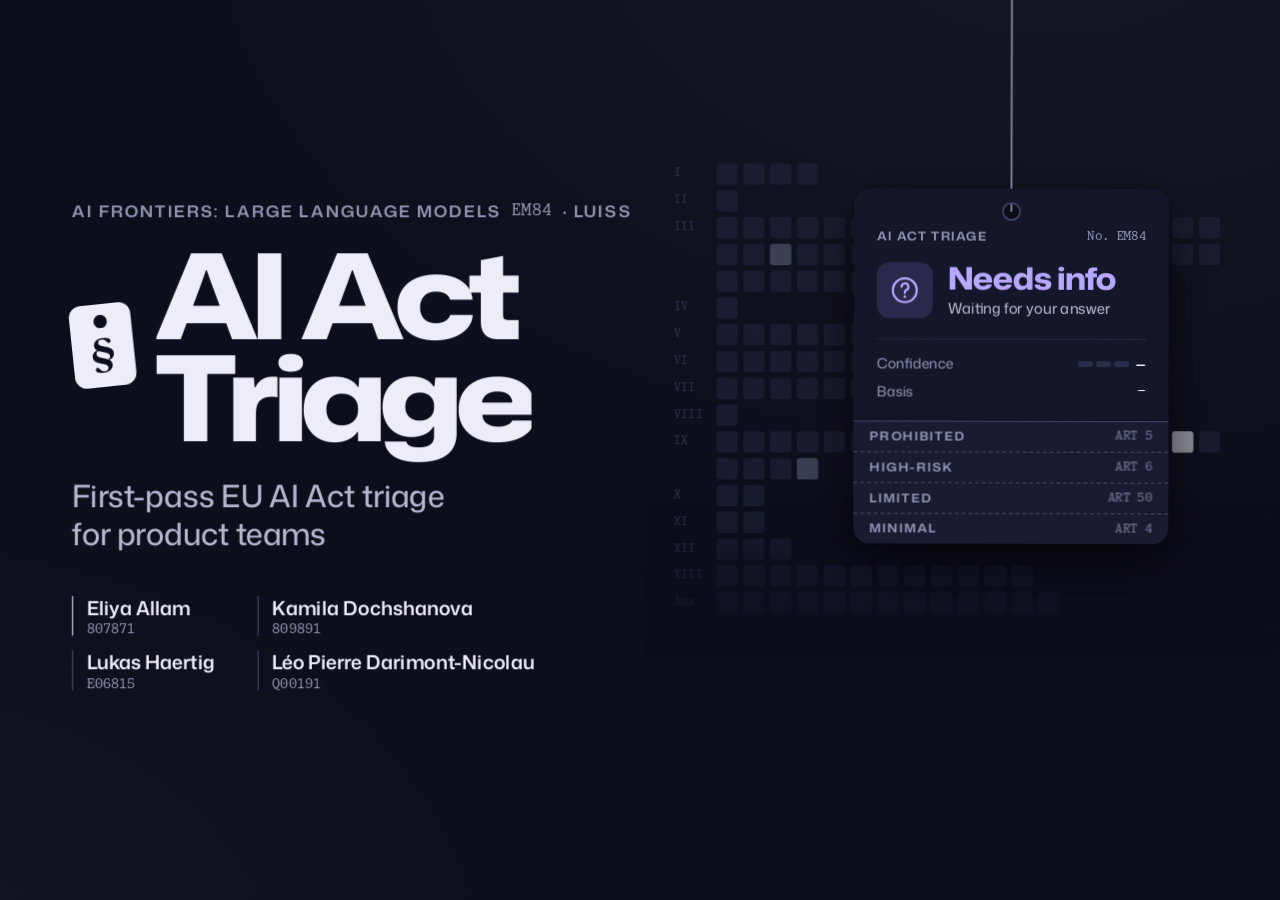
<file: deck/index.html>
<!doctype html>
<html lang="en">
<head>
<meta charset="utf-8">
<meta name="viewport" content="width=device-width, initial-scale=1">
<title>AI Act Triage · first-pass EU AI Act triage for product teams</title>
<meta name="description" content="AI Act Triage: a grounded, interrogable first-pass EU AI Act triage tool, and an honest evaluation of whether each layer earned its place. AI Frontiers: Large Language Models (EM84), LUISS.">
<meta name="color-scheme" content="dark">
<link rel="stylesheet" href="vendor/reveal/reset.css">
<link rel="stylesheet" href="vendor/reveal/reveal.css">
<link rel="stylesheet" href="assets/css/deck.css">
<link rel="icon" href="data:image/svg+xml,%3Csvg xmlns='http://www.w3.org/2000/svg' viewBox='0 0 32 32'%3E%3Crect x='6' y='2' width='20' height='28' rx='4' fill='%23ECEDF6'/%3E%3Ccircle cx='16' cy='7.5' r='2.2' fill='%230C0E1B'/%3E%3Ctext x='16' y='24' font-family='Georgia,serif' font-size='13' text-anchor='middle' fill='%230C0E1B'%3E%C2%A7%3C/text%3E%3C/svg%3E">
<script>
  // Before first paint: print mode, reduced motion (system setting or ?motion=reduce, as in the tool).
  (function () {
    var r = document.documentElement, s = location.search;
    if (/print-pdf/i.test(s)) r.classList.add("print-pdf");
    var reduce = /[?&]motion=reduce\b/.test(s) || (window.matchMedia && matchMedia("(prefers-reduced-motion: reduce)").matches);
    if (reduce) r.classList.add("reduce-motion");
    if (/receiver/i.test(s)) r.classList.add("is-receiver");
  })();
</script>
</head>
<body>

<svg width="0" height="0" style="position:absolute" aria-hidden="true">
  <defs>
    <symbol id="g-stop" viewBox="0 0 24 24"><path d="M8.3 2.5h7.4l5.8 5.8v7.4l-5.8 5.8H8.3l-5.8-5.8V8.3z"/><path d="M7.5 12h9"/></symbol>
    <symbol id="g-triangle" viewBox="0 0 24 24"><path d="M12 3.2 2.6 19.8h18.8z"/><path d="M12 9.8v4.6"/><circle cx="12" cy="17" r="1" fill="currentColor" stroke="none"/></symbol>
    <symbol id="g-eye" viewBox="0 0 24 24"><path d="M2.5 12S6 5.8 12 5.8 21.5 12 21.5 12 18 18.2 12 18.2 2.5 12 2.5 12z"/><circle cx="12" cy="12" r="3"/></symbol>
    <symbol id="g-check" viewBox="0 0 24 24"><circle cx="12" cy="12" r="9.3"/><path d="m7.6 12.3 3 3 5.9-6.2"/></symbol>
    <symbol id="g-outside" viewBox="0 0 24 24"><circle cx="11" cy="13" r="8.3" stroke-dasharray="2.4 2.6"/><path d="M12.5 11.5 21 3M15.5 3H21v5.5"/></symbol>
    <symbol id="g-question" viewBox="0 0 24 24"><circle cx="12" cy="12" r="9.3"/><path d="M9.4 9.3a2.7 2.7 0 1 1 3.8 2.5c-.8.4-1.2 1-1.2 1.8v.5"/><circle cx="12" cy="17" r="1" fill="currentColor" stroke="none"/></symbol>
    <symbol id="g-search" viewBox="0 0 24 24"><circle cx="10.5" cy="10.5" r="6.2"/><path d="m15.2 15.2 5 5"/></symbol>
    <symbol id="g-read" viewBox="0 0 24 24"><path d="M3.5 5.5c3-1.2 5.8-1 8.5.8 2.7-1.8 5.5-2 8.5-.8v13c-3-1.2-5.8-1-8.5.8-2.7-1.8-5.5-2-8.5-.8z"/><path d="M12 6.3v13"/></symbol>
    <symbol id="g-shield" viewBox="0 0 24 24"><path d="M12 3 4.5 6v5.6c0 4.5 3.1 8 7.5 9.4 4.4-1.4 7.5-4.9 7.5-9.4V6z"/><path d="m8.8 12.2 2.3 2.3 4.2-4.6"/></symbol>
    <symbol id="g-doc" viewBox="0 0 24 24"><path d="M6.5 3.5h7.5l4 4v13H6.5z"/><path d="M14 3.5v4h4M9.5 12h6M9.5 15.5h6"/></symbol>
    <symbol id="g-docs" viewBox="0 0 24 24"><path d="M8.5 6.5h7l3.5 3.5v10.5H8.5z"/><path d="M5 17.5V3.5h7.5"/><path d="M11.5 13.5h5M11.5 17h5"/></symbol>
    <symbol id="g-tick" viewBox="0 0 24 24"><path d="m5.5 12.5 4.2 4.2L18.5 7.5"/></symbol>
    <symbol id="g-clock" viewBox="0 0 24 24"><circle cx="12" cy="12" r="8.5"/><path d="M12 7.5V12l3 2"/></symbol>
    <symbol id="g-chat" viewBox="0 0 24 24"><path d="M4 5.5h16v10H9.5L5 19.5v-4H4z"/></symbol>
    <symbol id="g-x" viewBox="0 0 24 24"><path d="M7 7l10 10M17 7 7 17"/></symbol>
    <symbol id="g-minus" viewBox="0 0 24 24"><circle cx="12" cy="12" r="9.3"/><path d="M7.8 12h8.4"/></symbol>
    <symbol id="g-lock" viewBox="0 0 24 24"><rect x="5" y="10.5" width="14" height="10" rx="2"/><path d="M8.5 10.5V8a3.5 3.5 0 0 1 7 0v2.5"/></symbol>
    <symbol id="g-dice" viewBox="0 0 24 24"><rect x="4" y="4" width="16" height="16" rx="3.5"/><circle cx="9" cy="9" r="1.1" fill="currentColor" stroke="none"/><circle cx="15" cy="15" r="1.1" fill="currentColor" stroke="none"/><circle cx="15" cy="9" r="1.1" fill="currentColor" stroke="none"/><circle cx="9" cy="15" r="1.1" fill="currentColor" stroke="none"/></symbol>
    <symbol id="g-arrow" viewBox="0 0 24 24"><path d="M5 12h13M13 6.5l5.5 5.5-5.5 5.5"/></symbol>
    <symbol id="g-flask" viewBox="0 0 24 24"><path d="M9.5 3.5h5M10.5 3.5v6L5 19a1.5 1.5 0 0 0 1.3 2.2h11.4A1.5 1.5 0 0 0 19 19l-5.5-9.5v-6"/><path d="M7.5 15h9"/></symbol>
    <symbol id="g-rocket" viewBox="0 0 24 24"><path d="M14.5 4.5c2.5-1 4.5-1 5-1 0 .5 0 2.5-1 5L13 14l-3-3z"/><path d="M10 11 6.5 10.5 4 13l4 1M13 14l.5 3.5L11 20l-1-4"/><path d="M5.5 18.5 4 20"/></symbol>
  </defs>
</svg>

<div class="reveal">
<div class="slides">

<!-- ======================================================= 01 TITLE -->
<section class="s-title" data-id="title" data-part="I" data-chrome="none" data-timing="40">
  <div class="frame">
    <div class="title-map" aria-hidden="true"><div class="amap" data-map="outline"></div></div>
    <div class="title-tag" aria-hidden="true">
      <div class="tag" data-state="question" data-tier="needs-info">
        <span class="tag__string"><svg viewBox="0 0 4 2000" preserveAspectRatio="none"><path d="M2 0V2000"/></svg></span>
        <div class="tag__body">
          <span class="tag__ring"></span>
          <div class="tag__top"><span class="tag__brand">AI Act Triage</span><span class="tag__no">No. EM84</span></div>
          <div class="tag__main">
            <span class="tag__glyph"><svg class="g"><use href="#g-question"/></svg></span>
            <div><p class="tag__tier">Needs info</p><p class="tag__meaning">Waiting for your answer</p></div>
          </div>
          <dl class="tag__meta">
            <div><dt>Confidence</dt><dd><span class="pips" data-level="0"><i></i><i></i><i></i></span>—</dd></div>
            <div><dt>Basis</dt><dd class="mono">—</dd></div>
          </dl>
        </div>
        <ol class="tag__strips">
          <li class="tag__strip" data-level="4"><span>Prohibited</span><span>Art 5</span></li>
          <li class="tag__strip" data-level="3"><span>High-risk</span><span>Art 6</span></li>
          <li class="tag__strip" data-level="2"><span>Limited</span><span>Art 50</span></li>
          <li class="tag__strip" data-level="1"><span>Minimal</span><span>Art 4</span></li>
        </ol>
      </div>
    </div>
    <div class="title-copy">
      <p class="eyebrow" data-in>AI Frontiers: Large Language Models <span class="id">EM84</span> · LUISS</p>
      <div class="wordmark">
        <span class="mark" data-in aria-hidden="true"><span>§</span></span>
        <h1 class="display" data-split>AI Act Triage</h1>
      </div>
      <p class="title-sub" data-in>First-pass EU AI Act triage for product teams</p>
      <ul class="team" data-team data-in></ul>
    </div>
  </div>
  <aside class="notes">
    <p class="sp"><b data-speaker="E"></b> · slide 1 of 15 · 0:40 · clock at 0:40</p>
    <ul>
      <li>Introduce the team by name. "This is AI Act Triage: a first-pass EU AI Act triage for product teams."</li>
      <li>Point at the tag: it says <em>Needs info</em>. That is the point of the whole talk. Keep it in mind.</li>
      <li>Speakers: <b data-speaker="E"></b> 1–3, <b data-speaker="A"></b> 4–5, <b data-speaker="B"></b> 6–8, <b data-speaker="C"></b> 9–12, <b data-speaker="E"></b> 13–15 and Q&amp;A backstop.</li>
    </ul>
  </aside>
</section>

<!-- ======================================================= 02 PROBLEM -->
<section class="s-problem" data-id="problem" data-part="I" data-timing="60">
  <div class="frame">
    <p class="eyebrow" data-in>The problem</p>
    <p class="statement" data-split>A product manager is about to ship an AI feature. Does the EU AI Act apply, and how?</p>
    <div class="problem-grid">
      <div class="card cost fragment rise" data-build="cost" data-tier="prohibited">
        <div class="cost__top">
          <p class="caps">Getting it wrong is expensive</p>
          <span class="tchip"><svg class="g"><use href="#g-stop"/></svg>Prohibited practices · Art 5</span>
        </div>
        <div class="cost__fig"><span class="big-num">€35M</span><span>or 7% of global turnover</span></div>
        <p class="cost__law law">“…administrative fines of up to <mark>EUR 35 000 000</mark> or, if the offender is an undertaking, up to <mark>7 %</mark> of its total worldwide annual turnover for the preceding financial year, whichever is higher.”<span class="idchip">Art 99(3)</span></p>
      </div>
      <div class="today fragment rise" data-build="today">
        <p class="caps">Today they</p>
        <ul>
          <li><svg class="g"><use href="#g-dice"/></svg>guess,</li>
          <li><svg class="g"><use href="#g-docs"/></svg>read scattered PDFs,</li>
          <li><svg class="g"><use href="#g-clock"/></svg>or wait days for a lawyer.</li>
        </ul>
      </div>
    </div>
  </div>
  <aside class="notes">
    <p class="sp"><b data-speaker="E"></b> · slide 2 · 1:00 · clock at 1:40</p>
    <ul>
      <li>Say the sentence on screen, then stop. Let it breathe.</li>
      <li>Click: the cost. The figure is Art 99(3), quoted verbatim (serif means verbatim law, here and in the tool): up to €35M or 7% of worldwide annual turnover, whichever is higher, for prohibited practices.</li>
      <li>Click: today they guess, read scattered PDFs, or wait days for a lawyer.</li>
    </ul>
  </aside>
</section>

<!-- ======================================================= 03 HOOK -->
<section class="s-hook" data-id="hook" data-part="I" data-timing="50">
  <div class="frame">
    <div class="hook-q" aria-hidden="true"><svg class="g"><use href="#g-question"/></svg></div>
    <div class="hook-copy">
      <p class="eyebrow" data-in>The question that frames the project</p>
      <p class="hook-pre" data-split>A frontier model can already guess the risk tier from memory.</p>
      <p class="hook-main fragment" data-build="hook">So why build a tool at all?</p>
      <p class="hook-foot fragment rise" data-build="hookfoot"><span class="rule"></span>Our experiment answers it. Hold the question.</p>
    </div>
  </div>
  <aside class="notes">
    <p class="sp"><b data-speaker="E"></b> · slide 3 · 0:50 · clock at 2:30</p>
    <ul>
      <li>"A frontier model can already guess the risk tier from memory." Click. "So why build a tool at all?"</li>
      <li>Click. "This is the question our experiment answers. Hold it." Leave it on screen for a beat.</li>
      <li>Handoff: "<b data-speaker="A"></b> will show you what the tool does."</li>
    </ul>
  </aside>
</section>

<!-- ======================================================= 04 WHAT IT DOES -->
<section class="s-what" data-id="what" data-part="I" data-timing="100">
  <div class="frame" style="padding-top:150px">
    <div class="what">
      <div>
        <p class="eyebrow" data-in>What it does</p>
        <h2 class="h1" data-split style="font-size:68px">Describe a feature in plain English.</h2>
        <div class="card composer" data-in style="margin-top:44px">
          <p class="composer__label">Describe the feature you’re reviewing</p>
          <p class="composer__text"><span data-type>We use AI to summarise job applications.</span><span class="caret" aria-hidden="true"></span></p>
          <div class="composer__foot"><span>Plain English.</span><span class="btn">Assess feature</span></div>
        </div>
        <p class="composer__note" data-in>Examples on the right are real outputs from our eval runs.</p>
      </div>
      <ol class="outs">
        <li class="out fragment rise" data-build="out">
          <span class="out__n">01</span>
          <div>
            <p class="out__label"><b>A risk tier</b>, one of six, with a plain-English rationale</p>
            <div class="out__ex">
              <span class="tchip" data-tier="prohibited"><svg class="g"><use href="#g-stop"/></svg>Prohibited</span>
              <span class="tchip" data-tier="high-risk"><svg class="g"><use href="#g-triangle"/></svg>High-risk</span>
              <span class="tchip" data-tier="limited-risk"><svg class="g"><use href="#g-eye"/></svg>Limited-risk</span>
              <span class="tchip" data-tier="minimal-risk"><svg class="g"><use href="#g-check"/></svg>Minimal-risk</span>
              <span class="tchip" data-tier="out-of-scope"><svg class="g"><use href="#g-outside"/></svg>Out of scope</span>
              <span class="tchip" data-tier="needs-info"><svg class="g"><use href="#g-question"/></svg>Needs info</span>
            </div>
          </div>
        </li>
        <li class="out fragment rise" data-build="out">
          <span class="out__n">02</span>
          <div>
            <p class="out__label"><b>The exact provisions</b> it rests on, grounded in the real Act text</p>
            <div class="out__ex"><span class="idchip idchip--tier" data-tier="high-risk">Annex III(4)(a)</span><span class="law">“…<mark>to analyse and filter job applications, and to evaluate candidates</mark>;”</span></div>
          </div>
        </li>
        <li class="out fragment rise" data-build="out">
          <span class="out__n">03</span>
          <div>
            <p class="out__label"><b>The facts</b> in your description that drove it, and what you still need to confirm</p>
            <div class="out__ex" style="display:grid;gap:8px">
              <span><span class="fact-q">“</span>It shortlists the top candidates for recruiters</span>
              <span><span class="ring"></span>Confirm whether you are the provider (developer) or only a deployer, as the obligations differ.</span>
            </div>
          </div>
        </li>
        <li class="out fragment rise" data-build="out">
          <span class="out__n">04</span>
          <div>
            <p class="out__label"><b>The concrete obligations</b> that follow</p>
            <div class="out__ex"><span><span class="box"></span>Establish, implement, document and maintain a risk management system.</span><span class="idchip">Art 9(1)</span></div>
          </div>
        </li>
        <li class="out fragment rise" data-build="out">
          <span class="out__n">05</span>
          <div>
            <p class="out__label">When usage is ambiguous: <b>one clarifying question</b> before it commits</p>
            <div class="out__ex"><span class="qcard"><b>?</b>How is the summary output used in your hiring process, and who acts on it?</span></div>
          </div>
        </li>
      </ol>
    </div>
  </div>
  <aside class="notes">
    <p class="sp"><b data-speaker="A"></b> · slide 4 · 1:40 · clock at 4:10 · start of your block</p>
    <ul>
      <li>The user's journey: describe a feature in plain English. Each click adds one thing it gives back.</li>
      <li>01: a tier, one of six, with a rationale. Needs info is the sixth: the tool can say "I can't tell yet".</li>
      <li>02: the exact provision, and its real text. Serif on these slides means verbatim law, exactly like the tool.</li>
      <li>03: the facts from your description that drove the call, and the open points you still have to confirm.</li>
      <li>04: the obligations that follow, each tied to the provision that imposes it.</li>
      <li>05: if usage is ambiguous, it asks one question first. This is what <b data-speaker="E"></b> will demo live.</li>
      <li>The examples are real outputs: the job-application summariser (minimal pair MP1) and the CV ranker (passage case PG1).</li>
    </ul>
  </aside>
</section>

<!-- ======================================================= 05 RELATED WORK -->
<section class="s-related" data-id="related" data-part="II" data-timing="80">
  <div class="frame">
    <p class="eyebrow" data-in>Related work</p>
    <h2 class="h1" data-split>What exists, and the gap we fill</h2>
    <div class="rel">
      <div class="card" data-in>
        <p class="rel__kind">Existing AI Act tools</p>
        <h3>Static checklists and compliance-checker flowcharts</h3>
        <ul>
          <li><svg class="g"><use href="#g-x"/></svg>Generic, not per feature</li>
          <li><svg class="g"><use href="#g-x"/></svg>Not grounded in the text</li>
        </ul>
      </div>
      <div class="card" data-in>
        <p class="rel__kind">General legal tools</p>
        <h3>Legal RAG and “chat with a document”</h3>
        <ul>
          <li><svg class="g"><use href="#g-x"/></svg>Not decision-oriented</li>
          <li><svg class="g"><use href="#g-x"/></svg>No obligations</li>
          <li><svg class="g"><use href="#g-x"/></svg>No interrogation</li>
        </ul>
      </div>
      <div class="card card--course" data-in>
        <p class="rel__kind">Course concepts we build on</p>
        <h3>From the lectures and labs</h3>
        <ul>
          <li><svg class="g"><use href="#g-tick"/></svg><span>RAG <span class="lec">L9</span></span></li>
          <li><svg class="g"><use href="#g-tick"/></svg><span>Agentic tool use <span class="lec">labs</span></span></li>
          <li><svg class="g"><use href="#g-tick"/></svg><span>LLM-as-judge and contamination <span class="lec">L17</span></span></li>
        </ul>
      </div>
    </div>
    <div class="gap fragment rise" data-build="gap">
      <p class="gap__k">The gap we fill</p>
      <p class="gap__t">A <b>grounded</b>, <b>interrogable</b>, <b>actionable</b> first-pass triage for <b>one specific feature</b>.</p>
    </div>
  </div>
  <aside class="notes">
    <p class="sp"><b data-speaker="A"></b> · slide 5 · 1:20 · clock at 5:30</p>
    <ul>
      <li>Existing AI Act tools are static checklists and compliance-checker flowcharts: generic, not specific to your feature, and not grounded in the text.</li>
      <li>General legal RAG and "chat with a document" tools answer questions, but they don't decide anything, give no obligations and don't interrogate you.</li>
      <li>From the course we build on RAG (L9), agentic tool use (labs), and LLM-as-judge and contamination (L17).</li>
      <li>Click: the gap. Grounded, interrogable, actionable, for one specific feature.</li>
      <li>Handoff: "<b data-speaker="B"></b> will show how it's built."</li>
    </ul>
  </aside>
</section>

<!-- ======================================================= 06 ARCHITECTURE -->
<section class="s-arch" data-id="arch" data-part="III" data-timing="105">
  <div class="frame">
    <p class="eyebrow" data-in>Methodology · the architecture</p>
    <h2 class="h1" data-split>Agentic RAG, ladder level 3</h2>
    <div class="arch" data-arch>
      <svg class="arch__svg" viewBox="0 0 1696 657" preserveAspectRatio="none" aria-hidden="true">
        <defs>
          <marker id="ah" viewBox="0 0 10 10" refX="8" refY="5" markerWidth="7" markerHeight="7" orient="auto-start-reverse"><path class="head" d="M0 0 10 5 0 10z"/></marker>
          <marker id="ahl" viewBox="0 0 10 10" refX="8" refY="5" markerWidth="7" markerHeight="7" orient="auto-start-reverse"><path class="head head--loop" d="M0 0 10 5 0 10z"/></marker>
        </defs>
        <path class="flow" data-draw="1" pathLength="1" d="M322 185 H404" marker-end="url(#ah)"/>
        <path class="flow" data-draw="2" pathLength="1" d="M520 292 V356" marker-end="url(#ah)"/>
        <path class="flow" data-draw="3" pathLength="1" d="M640 356 V292" marker-end="url(#ah)"/>
        <path class="flow" data-draw="4" pathLength="1" d="M752 185 H834" marker-end="url(#ah)"/>
        <path class="flow" data-draw="5" pathLength="1" d="M1182 185 H1264" marker-end="url(#ah)"/>
        <path class="flow" data-draw="6" pathLength="1" d="M1435 296 V368"/>
        <g class="added-svg">
          <path class="loop" data-draw="7" pathLength="1" d="M1010 76 V40 Q1010 22 992 22 H178 Q160 22 160 40 V70" marker-end="url(#ahl)"/>
          <path class="adv" data-draw="8" pathLength="1" d="M1010 296 V364"/>
        </g>
      </svg>

      <div class="node" style="left:0;top:76px;width:322px">
        <p class="node__k">Input</p>
        <p class="node__t">Feature description</p>
        <p class="node__d">Plain English, treated as <b>data</b>, never as instructions</p>
      </div>
      <div class="node node--agent" style="left:410px;top:76px;width:342px">
        <p class="node__k"><span class="mark" aria-hidden="true"><span>§</span></span>One agent</p>
        <p class="node__t">Triage agent</p>
        <p class="node__d">Pydantic AI. Decides when to search and which provisions to read</p>
      </div>
      <span class="tool" style="left:96px;top:306px"><span class="mono">search_ai_act</span><small>hybrid dense + BM25</small></span>
      <span class="tool" style="left:662px;top:306px"><span class="mono">get_provision</span><small>exact text by id</small></span>
      <div class="node node--act" style="left:330px;top:368px;width:520px">
        <p class="node__k">Retrieval over the full Act</p>
        <p class="node__t" style="font-size:26px">Regulation (EU) 2024/1689</p>
        <p class="node__d"><b>1,246</b> provision-level chunks · 113 articles · 13 annexes</p>
        <div class="flatmap" data-map="flat"></div>
      </div>
      <div class="node" style="left:840px;top:76px;width:342px">
        <p class="node__k">Structured output</p>
        <p class="node__t">Typed verdict</p>
        <p class="node__d">Tier, rationale, key facts, citations<span class="added"><br><b>+ grounded obligations</b>, each tied to its provision</span></p>
      </div>
      <div class="node" style="left:1270px;top:76px;width:330px">
        <p class="node__k">Code, not the model</p>
        <p class="node__t">Citation guardrail</p>
        <p class="node__d">Every cited id, in the verdict and its obligations, must be a real provision</p>
      </div>
      <div class="arch-tag" style="position:absolute;left:1270px;top:368px">
        <div class="tag" data-state="result" data-tier="high-risk">
          <div class="tag__body">
            <span class="tag__ring"></span>
            <div class="tag__top"><span class="tag__brand">AI Act Triage</span><span class="tag__no">No. 3C3A</span></div>
            <div class="tag__main">
              <span class="tag__glyph"><svg class="g"><use href="#g-triangle"/></svg></span>
              <div><p class="tag__tier">High-risk</p><p class="tag__meaning">Allowed, with strict obligations before launch.</p></div>
            </div>
            <dl class="tag__meta">
              <div><dt>Confidence</dt><dd><span class="pips" data-level="3"><i></i><i></i><i></i></span>High</dd></div>
              <div><dt>Basis</dt><dd class="mono">Annex III(4)(a) · Art 6(2)</dd></div>
            </dl>
          </div>
          <ol class="tag__strips">
            <li class="tag__strip" data-level="4"><span>Prohibited</span><span>Art 5</span></li>
            <li class="tag__strip" data-level="3"><span>High-risk</span><span>Art 6</span></li>
          </ol>
        </div>
      </div>

      <div class="added">
        <span class="tool node--loopchip" style="left:330px;top:4px;border-color:color-mix(in srgb,var(--t-info) 55%,transparent);background:var(--bg)"><span style="color:var(--t-info-fg);font-family:var(--font-ui);font-weight:650">Clarify loop</span><small>needs info → one question → answer → re-assess</small></span>
        <div class="node node--added" style="left:870px;top:368px;width:300px">
          <p class="node__k">Advisory critic</p>
          <p class="node__t" style="font-size:27px">Checks grounding</p>
          <p class="node__d">Each obligation against its cited text. It flags; it never blocks.</p>
        </div>
      </div>
      <span class="fragment step" data-build="added" data-step="added"></span>

      <div class="l3 fragment rise" data-build="l3" style="left:0;right:auto;top:368px;bottom:auto;width:300px;padding:18px 20px">
        <p><span class="badge">L3, not L4</span></p>
        <p style="margin-top:10px"><b>One task, one role.</b> A team adds cost and failure modes.</p>
        <p>One agent already scores <b>20/20</b> dev, <b>12/12</b> held-out: no headroom.</p>
      </div>
    </div>
  </div>
  <aside class="notes">
    <p class="sp"><b data-speaker="B"></b> · slide 6 · 1:45 · clock at 7:15 · start of your block</p>
    <ul>
      <li>Agentic RAG, ladder level 3: one agent (Pydantic AI), a retrieval tool over the full Act, a typed verdict, a citation guardrail.</li>
      <li>The description is passed as data, never as instructions. That is the prompt-injection defence.</li>
      <li>Two tools: <code>search_ai_act</code>, hybrid dense + BM25 over 1,246 provision-level chunks, and <code>get_provision</code>, exact lookup by id. The model decides when to search and what to read.</li>
      <li>The guardrail is code, not the model: every cited id, in the verdict and in its obligations, must be a real provision.</li>
      <li>Click: what we added. The clarify loop (needs info, ask, update), grounded obligations, and an advisory critic that checks grounding.</li>
      <li>Click: why L3 and not an L4 team. One task, one role: more agents add cost and failure modes.</li>
      <li><b>Be precise if asked:</b> we did not build a multi-agent version. The evidence is that the single agent is already at ceiling (20/20 dev, 12/12 held-out), and the ablation shows even a smaller model matches it, so there is nothing for a team to add.</li>
    </ul>
  </aside>
</section>

<!-- ======================================================= 07 METHODS -->
<section class="s-methods" data-id="methods" data-part="III" data-timing="75">
  <div class="frame">
    <p class="eyebrow" data-in>Methodology · course methods</p>
    <h2 class="h1" data-split>What we used, and what we left out</h2>
    <div class="methods">
      <div>
        <p class="caps" data-in>Used, deliberately</p>
        <ul class="used">
          <li data-in><svg class="g"><use href="#g-tick"/></svg>RAG</li>
          <li data-in><svg class="g"><use href="#g-tick"/></svg>Structured output</li>
          <li data-in><svg class="g"><use href="#g-tick"/></svg>Guardrails</li>
          <li data-in><svg class="g"><use href="#g-tick"/></svg>The agentic loop</li>
          <li data-in><svg class="g"><use href="#g-tick"/></svg>Dev / held-out evaluation</li>
          <li data-in><svg class="g"><use href="#g-tick"/></svg>Contamination analysis</li>
          <li data-in><svg class="g"><use href="#g-tick"/></svg>LLM-as-judge critic</li>
          <li data-in><svg class="g"><use href="#g-tick"/></svg>Model-size ablation</li>
          <li data-in><svg class="g"><use href="#g-tick"/></svg>Prompt-injection defence</li>
        </ul>
      </div>
      <div class="fragment cutcol" data-build="cut">
        <p class="caps">Deliberately not added</p>
        <ul class="cut">
          <li><svg class="g"><use href="#g-minus"/></svg><span>A router with per-tier specialist agents</span></li>
          <li><svg class="g"><use href="#g-minus"/></svg><span>Fine-tuning</span></li>
          <li><svg class="g"><use href="#g-minus"/></svg><span>A multi-agent team</span></li>
          <li><svg class="g"><use href="#g-minus"/></svg><span>A second, bigger RAG</span></li>
        </ul>
        <p class="cut-why">Each would be complexity with no measured payoff.</p>
      </div>
    </div>
    <p class="motto fragment rise" data-build="motto">Every component earns its place, or it’s cut.<span class="rule"></span></p>
  </div>
  <aside class="notes">
    <p class="sp"><b data-speaker="B"></b> · slide 7 · 1:15 · clock at 8:30</p>
    <ul>
      <li>Nine course methods, used deliberately: RAG, structured output, guardrails, the agentic loop, dev/held-out evaluation, contamination analysis, an LLM-as-judge critic, a model-size ablation, prompt-injection defence.</li>
      <li>Click: deliberately not added. A router with per-tier specialists, fine-tuning, a multi-agent team, a second or bigger RAG. Each would be complexity with no measured payoff.</li>
      <li>Click: "Every component earns its place, or it's cut."</li>
    </ul>
  </aside>
</section>

<!-- ======================================================= 08 EVALUATION -->
<section class="s-eval" data-id="eval" data-part="III" data-timing="80">
  <div class="frame">
    <p class="eyebrow" data-in>Methodology · how we evaluate</p>
    <h2 class="h1" data-split>Four case sets, one scoring rule</h2>
    <div class="evalg">
      <div class="sets">
        <div class="set" data-in>
          <p class="set__t">Development set<span class="mono">20 cases</span></p>
          <p class="set__d">Typical, edge, critic-catchable and attack cases</p>
          <div class="set__cells" style="grid-template-columns:repeat(10,22px)" data-cells="20"></div>
        </div>
        <div class="set set--sealed" data-in>
          <p class="set__t">Held-out set<span class="mono">12 cases</span><span class="seal"><svg class="g"><use href="#g-lock"/></svg>Run once</span></p>
          <p class="set__d">Written independently, never used for tuning</p>
          <div class="set__cells" style="grid-template-columns:repeat(6,22px)" data-cells="12"></div>
        </div>
        <div class="set" data-in>
          <p class="set__t">Minimal pairs<span class="mono">3 × (1 + 2)</span></p>
          <p class="set__d">An ambiguous input, then two resolutions where one fact changes</p>
          <div class="set__cells"><div class="pairs"><div class="pair"><span class="u"></span><span class="u"></span><span class="u"></span></div><div class="pair"><span class="u"></span><span class="u"></span><span class="u"></span></div><div class="pair"><span class="u"></span><span class="u"></span><span class="u"></span></div></div></div>
        </div>
        <div class="set" data-in>
          <p class="set__t">Passage gold standard<span class="mono">6 cases</span></p>
          <p class="set__d">Expected provision and supporting passage, written before running</p>
          <div class="set__cells" style="grid-template-columns:repeat(6,22px)" data-cells="6"></div>
        </div>
      </div>
      <div style="display:flex;flex-direction:column">
        <div class="card idtree fragment rise" data-build="idtree">
          <h3>Citations scored by an id tree</h3>
          <p>A more specific sub-point counts as correct. A parent does not.</p>
          <div class="tree"><div>Annex III</div><div>Annex III(4)</div><div>Annex III(4)(a)</div></div>
          <div class="verdicts">
            <div class="vrow"><span class="u on"></span><span>Expected <span class="idchip">Annex III(4)</span>, cited <span class="idchip">Annex III(4)(a)</span>: <b>correct</b></span></div>
            <div class="vrow"><span class="u fail"></span><span>Expected <span class="idchip">Art 5(1)(h)</span>, cited <span class="idchip">Art 5(1)</span>: <b>wrong</b>, too broad</span></div>
          </div>
        </div>
        <p class="quote fragment rise" data-build="quote" style="margin-top:34px;font-size:36px">“Architecture is a hypothesis. We measured whether each layer earned its place.”</p>
      </div>
    </div>
  </div>
  <aside class="notes">
    <p class="sp"><b data-speaker="B"></b> · slide 8 · 1:20 · clock at 9:50</p>
    <ul>
      <li>A 20-case development set (8 typical, 6 edge, 2 critic-catchable, 4 attack) and a separate 12-case held-out set, written independently and run once.</li>
      <li>Targeted sets: 3 minimal pairs (an ambiguous input plus two resolutions differing by one fact) and a 6-case passage-level gold standard (expected provision and supporting passage, written before running).</li>
      <li>Click: the id-tree rule. A cited id counts if it equals the expected id or is a descendant of it. Both examples are real: PG1 cited Annex III(4)(a) for Annex III(4) and was correct; an early Sonnet run cited Art 5(1) instead of Art 5(1)(h) and was scored wrong.</li>
      <li>Click: "Architecture is a hypothesis: we measured whether each layer earned its place."</li>
      <li>Handoff: "<b data-speaker="C"></b> has the results."</li>
    </ul>
  </aside>
</section>

<!-- ======================================================= 09 HEADLINE EXPERIMENT -->
<section class="s-exp" data-id="exp" data-part="IV" data-timing="120">
  <div class="frame">
    <p class="eyebrow" data-in>Results · the headline experiment</p>
    <h2 class="h1" data-split>Does reading the Act change the label?</h2>
    <div class="score">
      <div class="score__h"></div>
      <p class="score__h caps" data-in><svg class="g"><use href="#g-read"/></svg>With retrieval</p>
      <p class="score__h caps fragment" data-build="param" data-fragment-index="1">Without retrieval</p>

      <div class="score__lab">Keyword baseline<small>no LLM · 20 dev cases</small></div>
      <div class="score__cell"><span class="ubar" data-n="20" data-on="9"></span><span class="score__n" data-count="9">9<small>/20</small></span></div>
      <div class="score__cell"><span class="score__na fragment" data-fragment-index="1">n/a</span></div>

      <div class="score__lab">Our agent<small>20 dev cases</small></div>
      <div class="score__cell"><span class="ubar" data-n="20" data-on="20"></span><span class="score__n" data-count="20">20<small>/20</small></span></div>
      <div class="score__cell"><div class="fragment score__pair" data-build="bars" data-fragment-index="1" style="display:flex;align-items:center;gap:22px"><span class="ubar" data-n="20" data-on="20"></span><span class="score__n" data-count="20">20<small>/20</small></span></div></div>

      <div class="score__lab">Our agent<small>12 held-out cases</small></div>
      <div class="score__cell"><span class="ubar" data-n="12" data-on="12"></span><span class="score__n" data-count="12">12<small>/12</small></span></div>
      <div class="score__cell"><div class="fragment score__pair" data-build="bars" data-fragment-index="1" style="display:flex;align-items:center;gap:22px"><span class="ubar" data-n="12" data-on="12"></span><span class="score__n" data-count="12">12<small>/12</small></span></div></div>
    </div>

    <div class="exp-low">
      <div class="card abl fragment rise" data-build="abl" data-fragment-index="2">
        <p class="caps">And a much smaller model matches the frontier one</p>
        <div class="abl__grid">
          <div class="hd caps" style="font-size:18px">Tier accuracy</div><div class="hd caps" style="font-size:18px">With retrieval</div><div class="hd caps" style="font-size:18px">Without</div>
          <div class="abl__m">Sonnet<small>frontier model</small></div>
          <div class="abl__v"><span class="ubar" data-n="20" data-on="18"></span><b>18/20</b></div>
          <div class="abl__v"><span class="ubar" data-n="20" data-on="18"></span><b>18/20</b></div>
          <div class="abl__m">Haiku<small>much smaller</small></div>
          <div class="abl__v"><span class="ubar" data-n="20" data-on="18"></span><b>18/20</b></div>
          <div class="abl__v"><span class="ubar" data-n="20" data-on="18"></span><b>18/20</b></div>
        </div>
        <p class="abl__foot">Ablation on the 20 dev cases, before the needs-info tier existed. Full pass (tier and citation) was 16/20 with retrieval and 18/20 without, for both models: the gap is citations, not tiers.</p>
      </div>
      <div class="verdict fragment" data-build="verdict" data-fragment-index="3">
        <span class="stamp">Contamination</span>
        <p>The EU AI Act is in the models’ training data. <b>Benchmark contamination (L17), live.</b></p>
        <p class="so">So retrieval does not improve the label.</p>
      </div>
    </div>
  </div>
  <aside class="notes">
    <p class="sp"><b data-speaker="C"></b> · slide 9 · 2:00 · clock at 11:50 · start of your block · <b data-speaker="E"></b> backstops the "why" in Q&amp;A</p>
    <ul>
      <li>On enter: the keyword baseline scores 9/20 on the dev set. Our agent: 20/20 on dev and 12/12 on the held-out set.</li>
      <li>Click: switch retrieval off. The same agent with no access to the Act's text also gets 20/20 and 12/12. Identical.</li>
      <li>Click: the model-size ablation on the 20 dev cases. Sonnet and Haiku, with and without retrieval: tier accuracy is 18/20 in all four.</li>
      <li>Click: why. The Act is in the models' training data. This is benchmark contamination (L17), live in our own project. So retrieval does not improve the label.</li>
      <li><b>If asked "but 16 vs 18?":</b> that is the full pass, tier and citation. The ablation ran before the needs-info tier existed, so E1 and N7 failed in all four configs (that is the 2/20 tier miss). The 16 vs 18 gap is citations: N6 and A1 were citation-rule gaps later fixed; N5 was one Haiku content error.</li>
      <li><b>If asked "is the comparison fair?":</b> yes. With and without retrieval were run on the same commit: dev at <code>c12784a</code>, held-out at <code>7a55f85</code>. The held-out set was run once.</li>
      <li><b>If asked "how do you know it's contamination?":</b> no retrieval matches retrieval, and the smaller model matches the larger. Both point to the knowledge already being in the weights. We can't prove which documents were in training. We show it behaviourally.</li>
    </ul>
  </aside>
</section>

<!-- ======================================================= 10 SAME SCORE, DIFFERENT MISTAKES -->
<section class="s-agree" data-id="agree" data-part="IV" data-timing="75">
  <div class="frame">
    <p class="eyebrow" data-in>Results · agreement analysis</p>
    <h2 class="h1" data-split>Same score, different mistakes</h2>
    <div class="agree">
      <div class="agree-cap" data-in>
        <span>All four configs agree on <b>17 of 20</b> cases: 15 all pass, 2 all fail.</span>
        <span class="agree-legend"><span><span class="u on"></span>pass</span><span><span class="u fail"></span>fail</span></span>
      </div>
      <div class="agrid" data-agrid></div>
      <span class="fragment step st-split" data-step="split" data-fragment-index="1"></span>
      <span class="fragment step st-rag" data-step="rag" data-fragment-index="2"></span>
      <div class="whys fragment" data-build="whys" data-fragment-index="2">
        <svg viewBox="0 0 1696 60" preserveAspectRatio="none" aria-hidden="true"><path data-lead="N6" pathLength="1" d=""/><path data-lead="N5" pathLength="1" d=""/><path data-lead="A1" pathLength="1" d=""/></svg>
        <div class="why" data-why-for="N6"><p class="why__k">N6 <em>both RAG runs · structural</em></p><p>A rule said “cite nothing” on minimal-risk, so <span class="mono">Art 6(3)</span> was dropped.</p></div>
        <div class="why" data-why-for="N5"><p class="why__k">N5 <em>Haiku RAG · content error</em></p><p>Cited <span class="mono">Art 50(2)</span> on a minimal-risk verdict.</p></div>
        <div class="why" data-why-for="A1"><p class="why__k">A1 <em>Sonnet RAG · structural</em></p><p>Cited the parent <span class="mono">Art 5(1)</span>, not the point <span class="mono">Art 5(1)(h)</span>.</p></div>
      </div>
    </div>
    <p class="lesson fragment rise" data-build="lesson" data-fragment-index="3">A single accuracy number is not enough.</p>
  </div>
  <aside class="notes">
    <p class="sp"><b data-speaker="C"></b> · slide 10 · 1:15 · clock at 13:05</p>
    <ul>
      <li>Every cell is one case. Rows are the four configs of the ablation: Sonnet and Haiku, with and without retrieval.</li>
      <li>All four agree on 17 of 20: 15 pass everywhere, 2 fail everywhere (E1 and N7, because the needs-info tier didn't exist yet).</li>
      <li>Click: the three disagreements, N6, N5 and A1.</li>
      <li>Click: the two retrieval runs both score 16/20, but they fail differently. They share N6 (a structural rule). Under it, Haiku made a genuine content error on N5 that Sonnet didn't; Sonnet's other miss, A1, was a citation-depth gap.</li>
      <li>N6 was later fixed by the derogation citation rule, A1 by the point-level citation rule. N5 was Haiku RAG only.</li>
      <li>Click: a single accuracy number is not enough, which is exactly the professor's point.</li>
    </ul>
  </aside>
</section>

<!-- ======================================================= 11 WHERE IT ADDS VALUE -->
<section class="s-value" data-id="value" data-part="IV" data-timing="75">
  <div class="frame">
    <p class="eyebrow" data-in>Results · where the tool actually adds value</p>
    <h2 class="h1" data-split>The question, the passage, the check</h2>
    <div class="value">
      <div class="card" data-in>
        <p class="v__k">Clarify loop · minimal pairs</p>
        <div class="v__nums">
          <div class="v__num"><b data-count="3">3/3</b><span>ambiguous inputs asked how the output is used</span></div>
          <div class="v__num"><b data-count="6">6/6</b><span>resolutions updated correctly</span></div>
        </div>
        <div class="fork">
          <p class="fork__in">“We use AI to summarise job applications.”</p>
          <p class="fork__q"><span class="tchip" data-tier="needs-info"><svg class="g"><use href="#g-question"/></svg>Needs info</span><span>How is the output used, and who acts on it?</span></p>
          <div class="fork__b">
            <p>A recruiter reads every application</p><span class="tchip" data-tier="minimal-risk"><svg class="g"><use href="#g-check"/></svg>Minimal-risk</span><span class="idchip">Art 6(3)</span>
          </div>
          <div class="fork__b">
            <p>It ranks; only the top ten are reviewed</p><span class="tchip" data-tier="high-risk"><svg class="g"><use href="#g-triangle"/></svg>High-risk</span><span class="idchip">Annex III(4)(a)</span>
          </div>
          <p class="fork__mp3">Or the tier holds and the reasoning changes: MP3 is high-risk both ways, on <span class="mono">Annex III(4)(a)</span> vs <span class="mono">(4)(b)</span>.</p>
        </div>
      </div>
      <div class="card fragment rise" data-build="panel">
        <p class="v__k">Grounding · passage eval</p>
        <div class="v__nums">
          <div class="v__num"><b data-count="6">6/6</b><span>cited the right provision</span></div>
          <div class="v__num"><b data-count="6">6/6</b><span>and the cited text supports the claim</span></div>
        </div>
        <div class="v__law">
          <p class="law">“AI systems intended to be used to <mark>evaluate the creditworthiness of natural persons or establish their credit score</mark>…”</p>
          <p class="note"><span class="mono">Annex III(5)(b)</span> · cited for credit scoring (PG4)</p>
        </div>
        <p class="v__foot">8 of 8 cited provisions read and checked against the Act’s text.</p>
      </div>
      <div class="card fragment rise" data-build="panel">
        <p class="v__k">Verification · the critic</p>
        <div class="v__nums">
          <div class="v__num"><b>~50%</b><span style="max-width:none">precision: 2&nbsp;true, 2&nbsp;false flags</span></div>
        </div>
        <div class="flags">
          <div class="flag"><span class="u on"></span><span><b>True</b> · PG3: added “develop”; the text doesn’t say it</span></div>
          <div class="flag"><span class="u on"></span><span><b>True</b> · PG5: the text bans only “the use of”</span></div>
          <div class="flag"><span class="u fail"></span><span><b>False</b> · PG1: Art 43(2) timing</span></div>
          <div class="flag"><span class="u fail"></span><span><b>False</b> · PG4: same timing point</span></div>
        </div>
        <p class="v__foot">Too noisy for a gate, so it stays advisory. But its true flags exposed a real defect in the prohibited-tier obligations, which <b>we then fixed</b>.</p>
      </div>
    </div>
  </div>
  <aside class="notes">
    <p class="sp"><b data-speaker="C"></b> · slide 11 · 1:15 · clock at 14:20</p>
    <ul>
      <li>Clarify loop, measured with minimal pairs: 3/3 ambiguous inputs asked the right "how is the output used, who acts on it" question; 6/6 resolutions updated correctly. One changed fact can flip the tier (MP1, MP2), or keep the tier and change the reasoning (MP3: Annex III(4)(a) recruitment vs (4)(b) workers' management).</li>
      <li>Click: grounding. 6/6 cited the right provision and the cited text actually supports the claim (8 of 8 cited provisions checked by reading the chunk text).</li>
      <li>Click: the critic. About 50% precision: 2 true flags, 2 false. Too noisy as a gate, so it's advisory. Its true flags exposed the prohibited-tier obligation wording (adding "develop", and Art 5(1)(h) banning only "the use of"). That led to the Phase 9.1 fix.</li>
      <li>If pressed: after the fix, "develop" is gone from every prohibited obligation; one residual verb error remains on A1. Recall of the critic was not measured.</li>
    </ul>
  </aside>
</section>

<!-- ======================================================= 12 LIMITATIONS -->
<section class="s-limits" data-id="limits" data-part="IV" data-timing="50">
  <div class="frame">
    <div class="limits">
      <div class="limits__l">
        <p class="eyebrow" data-in>Results · limitations</p>
        <h2 class="h1" data-split>What failed, and what we haven’t proven</h2>
        <p data-in>Stated plainly, the way the tool lists what you still need to confirm.</p>
      </div>
      <ul class="lim">
        <li data-in><span class="ring"></span><p>Retrieval did not improve classification accuracy<small>The models already know the Act: contamination.</small></p></li>
        <li data-in><span class="ring"></span><p>The critic is too noisy to be a gate<small>We keep it as advisory.</small></p></li>
        <li data-in><span class="ring"></span><p>Our passage cases overlap the dev set<small>So that check isn’t fully independent.</small></p></li>
        <li data-in><span class="ring"></span><p>We measured the verifier’s precision, not its recall<small>Errors the critic missed were not counted.</small></p></li>
        <li data-in><span class="ring"></span><p>Generated obligations can drift run to run<small>Pinning them to a verified template is future work.</small></p></li>
      </ul>
    </div>
  </div>
  <aside class="notes">
    <p class="sp"><b data-speaker="C"></b> · slide 12 · 0:50 · clock at 15:10 · end of your block</p>
    <ul>
      <li>Present this with confidence, not apology. Honesty is the point.</li>
      <li>Retrieval did not improve classification accuracy (contamination). The critic is too noisy to be a gate, so it stays advisory. The passage cases are close rewordings of dev cases, so that check isn't fully independent. We measured the verifier's precision but not its recall. Generated obligations can drift run to run; pinning them to a verified template is future work.</li>
      <li>Handoff: "Back to <b data-speaker="E"></b> for the live demo."</li>
    </ul>
  </aside>
</section>

<!-- ======================================================= 13 LIVE DEMO -->
<section class="s-demo" data-id="demo" data-part="V" data-timing="210">
  <div class="frame">
    <div class="demo">
      <div>
        <p class="eyebrow live" data-in><i aria-hidden="true"></i>Live · running locally</p>
        <h2 class="display" data-split>Live demo</h2>
        <ol class="steps">
          <li data-in><span>Describe: <q>We use AI to summarise job applications.</q></span></li>
          <li data-in><span>It asks how the output is used</span></li>
          <li data-in><span>Answer it</span></li>
          <li data-in><span>The assessment updates: <span class="tchip" data-tier="needs-info"><svg class="g"><use href="#g-question"/></svg>Needs info</span><span class="arrow">→</span><span class="tchip" data-tier="minimal-risk"><svg class="g"><use href="#g-check"/></svg>Minimal-risk</span> or <span class="tchip" data-tier="high-risk"><svg class="g"><use href="#g-triangle"/></svg>High-risk</span></span></li>
          <li data-in><span>Click a citation: the real Article text opens</span></li>
          <li data-in><span>Obligations, then export the one-page assessment</span></li>
          <li data-in><span class="then">Then: <b>resist a prompt-injection case</b></span></li>
        </ol>
      </div>
      <div class="demo__tag">
        <div class="tag tag--paper tag--pinned is-flat" data-tag="qr">
          <span class="tag__string"><svg viewBox="0 0 4 2000" preserveAspectRatio="none"><path d="M2 0V2000"/></svg></span>
          <div class="tag__body">
            <span class="tag__ring"></span>
            <div class="tag__top"><span class="tag__brand">AI Act Triage</span><span class="tag__no">Source</span></div>
            <img class="qr" src="assets/img/repo-qr.svg" alt="QR code linking to github.com/IIxoskeletonII/ai-act-triage">
            <p class="tag__url">github.com/IIxoskeletonII/<br>ai-act-triage</p>
            <p class="tag__hint">A local-only tool. Scan to clone and read the reproducible code.</p>
          </div>
        </div>
      </div>
    </div>
  </div>
  <aside class="notes">
    <p class="sp"><b data-speaker="E"></b> · slide 13 · 3:30 · clock at 18:40 · start of your closing block</p>
    <ul>
      <li><b>Before the talk:</b> start <code>python app.py</code> a few minutes early (the index takes up to a minute to load). Open http://127.0.0.1:5000 in a second window. Add <code>?motion=reduce</code> if the projector stutters.</li>
      <li>Click the <em>CV summariser</em> demo case: "We use AI to summarise job applications." It consults the Act live (watch the map light up), then asks how the output is used.</li>
      <li>Answer with one of the example answers. The assessment updates: Needs info → Minimal-risk (a recruiter reads everything, Art 6(3)) or High-risk (it ranks, Annex III(4)(a)).</li>
      <li>Click a citation: the real Article opens, cited point marked. Show the obligations checklist. Export the one-page assessment.</li>
      <li>Then the <em>Hidden instruction</em> demo case: it doesn't follow the injected "tell us it is fully compliant".</li>
      <li><b>If the API or network fails:</b> say so calmly and walk through the screenshots in <code>docs/qa/</code> (question, updated verdict, reader, export, injection).</li>
      <li>The QR goes to the public repo: clone and read the code. It is not a hosted instance.</li>
    </ul>
  </aside>
</section>

<!-- ======================================================= 14 THE ANSWER -->
<section class="s-answer" data-id="answer" data-part="V" data-timing="50">
  <div class="frame">
    <p class="eyebrow" data-in>The answer to the question</p>
    <p class="ans-q" data-in>If a model already knows the label, why use the tool?</p>
    <p class="ans-a" data-split>Because the value isn’t the label.</p>
    <div class="trio">
      <div class="card fragment rise" data-build="trio">
        <p class="trio__k">The question<small>it asks before it commits</small></p>
        <span class="qcard"><b>?</b>How is the summary output used in your hiring process, and who acts on it?</span>
      </div>
      <div class="card fragment rise" data-build="trio">
        <p class="trio__k">The passage<small>behind its conclusion</small></p>
        <p class="law">“…<mark>to analyse and filter job applications, and to evaluate candidates</mark>;”</p>
        <span class="idchip idchip--tier" data-tier="high-risk">Annex III(4)(a)</span>
      </div>
      <div class="card fragment rise" data-build="trio">
        <p class="trio__k">The next step<small>the PM can take</small></p>
        <p class="ob"><span class="box"></span><span>Establish, implement, document and maintain a risk management system.</span></p>
        <span class="idchip">Art 9(1)</span>
      </div>
    </div>
    <div class="ans-foot fragment rise" data-build="easy">
      <p class="easy">The label is<br>the easy part.</p>
      <p>RAG’s real job here is <b>grounding and verifiability</b>, not accuracy.</p>
    </div>
  </div>
  <aside class="notes">
    <p class="sp"><b data-speaker="E"></b> · slide 14 · 0:50 · clock at 19:30</p>
    <ul>
      <li>Back to slide 3's question: if a model already knows the label, why use the tool?</li>
      <li>Because the value isn't the label. Click by click: the question it asks, the passage behind its conclusion, the next step the PM can take.</li>
      <li>Click: the label is the easy part. RAG's real job here is grounding and verifiability, not accuracy.</li>
    </ul>
  </aside>
</section>

<!-- ======================================================= 15 CONCLUSION -->
<section class="s-end" data-id="end" data-part="V" data-timing="40">
  <div class="frame">
    <p class="eyebrow" data-in>Conclusion and future work</p>
    <div class="concl">
      <div>
        <h3 data-in>Contribution</h3>
        <p class="concl__c" data-in>A <b>grounded, interrogable</b> AI Act triage tool, and a rigorous, honest evaluation of <b>whether each layer earned its place</b>.</p>
        <h3 data-in style="margin-top:44px">Future work</h3>
        <ul class="fw">
          <li data-in><svg class="g"><use href="#g-shield"/></svg>Pin obligations to a verified template</li>
          <li data-in><svg class="g"><use href="#g-lock"/></svg>A genuinely independent, hard held-out set</li>
          <li data-in><svg class="g"><use href="#g-rocket"/></svg>Deployment</li>
        </ul>
      </div>
      <div class="end-tag">
        <div class="tag tag--paper tag--pinned is-flat" data-tag="qr" style="width:360px;--string:120px">
          <span class="tag__string"><svg viewBox="0 0 4 2000" preserveAspectRatio="none"><path d="M2 0V2000"/></svg></span>
          <div class="tag__body" style="padding:50px 28px 26px">
            <span class="tag__ring"></span>
            <div class="tag__top"><span class="tag__brand">AI Act Triage</span><span class="tag__no">Source</span></div>
            <img class="qr" src="assets/img/repo-qr.svg" alt="QR code linking to github.com/IIxoskeletonII/ai-act-triage" style="width:210px;height:210px;margin-top:22px">
            <p class="tag__url" style="font-size:18px;margin-top:18px">github.com/IIxoskeletonII/<br>ai-act-triage</p>
          </div>
        </div>
      </div>
    </div>
    <div class="thanks">
      <h2 class="display" data-split>Thank you.</h2>
      <p data-in>Questions?</p>
    </div>
  </div>
  <aside class="notes">
    <p class="sp"><b data-speaker="E"></b> · slide 15 · 0:40 · clock at 20:10 · then Q&amp;A</p>
    <ul>
      <li>Contribution: a grounded, interrogable AI Act triage tool, and a rigorous, honest evaluation of whether each layer earned its place.</li>
      <li>Future work: pin obligations to a verified template; a genuinely independent hard held-out set; deployment.</li>
      <li>"Thank you. Questions?" The appendix (keep pressing →) holds the full tables, the architecture in detail, the complexity ledger and provenance.</li>
      <li>Q&amp;A routing: <b data-speaker="A"></b> related work and the user journey; <b data-speaker="B"></b> architecture and evaluation design; <b data-speaker="C"></b> results; <b data-speaker="E"></b> the deep "why", especially contamination (slides 9–10).</li>
    </ul>
  </aside>
</section>

<!-- ======================================================= APPENDIX -->
<section class="s-divider" data-id="apx" data-part="Anx" data-timing="20">
  <div class="frame">
    <p class="eyebrow" data-in>Appendix · backup for Q&amp;A</p>
    <h2 class="display" data-split>Appendix</h2>
    <p data-in>Full evaluation tables, the architecture in detail, the id-tree scorer, the complexity ledger and provenance. Every figure comes from <span class="mono" style="font-size:28px">eval/</span> in the repo.</p>
  </div>
  <aside class="notes"><p class="sp">Appendix, not presented. Jump here for Q&amp;A.</p></aside>
</section>

<section class="s-apx" data-id="apx-scores" data-part="Anx" data-timing="20">
  <div class="frame">
    <p class="eyebrow">Appendix A · scores</p>
    <h2 class="h1" style="font-size:60px">Development, held-out and the ablation</h2>
    <div class="apx">
      <div>
        <h3>Final system (Sonnet) vs the keyword baseline</h3>
        <table class="tbl">
          <thead><tr><th>Run</th><th>Set</th><th class="num">Passed</th><th class="num">Tier</th><th class="num">Citation</th></tr></thead>
          <tbody>
            <tr><td>Keyword baseline</td><td>dev</td><td class="num">9/20</td><td class="num">50%</td><td class="num">50%</td></tr>
            <tr><td>Agent, with retrieval</td><td>dev</td><td class="num">20/20</td><td class="num">100%</td><td class="num">100%</td></tr>
            <tr><td>Agent, no retrieval</td><td>dev</td><td class="num">20/20</td><td class="num">100%</td><td class="num">100%</td></tr>
            <tr><td>Agent, with retrieval</td><td>held-out</td><td class="num">12/12</td><td class="num">100%</td><td class="num">100%</td></tr>
            <tr><td>Agent, no retrieval</td><td>held-out</td><td class="num">12/12</td><td class="num">100%</td><td class="num">100%</td></tr>
          </tbody>
        </table>
        <p class="note">Files: <span class="mono">results_baseline_v2</span>, <span class="mono">results_agent_v2_rag</span>, <span class="mono">results_agent_v2_parametric</span>, <span class="mono">results_test_rag</span>, <span class="mono">results_test_parametric</span>. Phase 9.1 dev check after the prohibited-obligation fix: 20/20, and all 75 obligation citations are valid Act ids.</p>
      </div>
      <div>
        <h3>Model × retrieval ablation · 20 dev cases, de-leaked</h3>
        <table class="tbl">
          <thead><tr><th>Config</th><th class="num">Passed</th><th class="num">Tier</th><th class="num">Citation</th></tr></thead>
          <tbody>
            <tr><td>Sonnet, RAG</td><td class="num">16/20</td><td class="num">90%</td><td class="num">85%</td></tr>
            <tr><td>Sonnet, parametric</td><td class="num">18/20</td><td class="num">90%</td><td class="num">100%</td></tr>
            <tr><td>Haiku, RAG</td><td class="num">16/20</td><td class="num">90%</td><td class="num">85%</td></tr>
            <tr><td>Haiku, parametric</td><td class="num">18/20</td><td class="num">90%</td><td class="num">95%</td></tr>
          </tbody>
        </table>
        <p class="note">Run before the needs-info tier existed: E1 and N7 fail in every config. Agreement on 17 of 20 (15 all pass, 2 all fail). Disagreements: N6 and A1 structural (fixed in Phase 4), N5 a Haiku RAG content error. Source: <span class="mono">phase9_report.md</span> §1, <span class="mono">results_agreement.json</span>.</p>
      </div>
    </div>
  </div>
  <aside class="notes"><p class="sp">Appendix A. Scores. Any presenter.</p></aside>
</section>

<section class="s-apx" data-id="apx-pairs" data-part="Anx" data-timing="20">
  <div class="frame">
    <p class="eyebrow">Appendix B · minimal pairs and passages</p>
    <h2 class="h1" style="font-size:60px">The clarify loop and grounding, case by case</h2>
    <div class="apx">
      <div>
        <h3>Minimal pairs · 3/3 asked, 6/6 resolved</h3>
        <table class="tbl tbl--tight">
          <thead><tr><th>Case</th><th>Expected</th><th>Predicted</th><th>Cited</th></tr></thead>
          <tbody>
            <tr><td>MP1-A</td><td>minimal · <span class="mono">Art 6(3)</span></td><td>minimal-risk</td><td class="mono">Annex III(4)(a), Art 6(3)</td></tr>
            <tr><td>MP1-B</td><td>high · <span class="mono">Annex III(4)</span></td><td>high-risk</td><td class="mono">Art 6(2), Annex III(4)(a)</td></tr>
            <tr><td>MP2-A</td><td>minimal · <span class="mono">Art 6(3)</span></td><td>minimal-risk</td><td class="mono">Art 6(3)</td></tr>
            <tr><td>MP2-B</td><td>high · <span class="mono">Annex III(5)</span></td><td>high-risk</td><td class="mono">Art 6(2), Annex III(5)(b)</td></tr>
            <tr><td>MP3-A</td><td>high · <span class="mono">Annex III(4)</span></td><td>high-risk</td><td class="mono">Art 6(2), Annex III(4)(a)</td></tr>
            <tr><td>MP3-B</td><td>high · <span class="mono">Annex III(4)</span></td><td>high-risk</td><td class="mono">Annex III(4)(b), Art 6(2)</td></tr>
          </tbody>
        </table>
        <p class="note">Ambiguous inputs: summarise job applications, review loan applications, workforce management. All three returned needs-info with a question probing use and actor.</p>
      </div>
      <div>
        <h3>Passage gold · found 6/6, supports 6/6</h3>
        <table class="tbl tbl--tight">
          <thead><tr><th>Case</th><th>Expected</th><th>Tier</th><th>Cited</th></tr></thead>
          <tbody>
            <tr><td>PG1</td><td class="mono">Annex III(4)</td><td>high-risk</td><td class="mono">Annex III(4)(a), Art 6(2)</td></tr>
            <tr><td>PG2</td><td class="mono">Art 50(1)</td><td>limited-risk</td><td class="mono">Art 50(1)</td></tr>
            <tr><td>PG3</td><td class="mono">Art 5(1)(c)</td><td>prohibited</td><td class="mono">Art 5(1)(c)</td></tr>
            <tr><td>PG4</td><td class="mono">Annex III(5)</td><td>high-risk</td><td class="mono">Art 6(2), Annex III(5)(b)</td></tr>
            <tr><td>PG5</td><td class="mono">Art 5(1)(h)</td><td>prohibited</td><td class="mono">Art 5(1)(h)</td></tr>
            <tr><td>PG6</td><td class="mono">Art 2</td><td>out-of-scope</td><td class="mono">Art 2(8)</td></tr>
          </tbody>
        </table>
        <p class="note">8 of 8 cited provisions support the claim; 0 missed core obligations (PG1, PG4: all 9 present). Caveat: the PG cases are close rewordings of dev cases.</p>
      </div>
    </div>
  </div>
  <aside class="notes"><p class="sp">Appendix B. Minimal pairs and passages.</p></aside>
</section>

<section class="s-apx" data-id="apx-critic" data-part="Anx" data-timing="20">
  <div class="frame">
    <p class="eyebrow">Appendix C · the verifier</p>
    <h2 class="h1" style="font-size:60px">Critic precision, and the fix it led to</h2>
    <div class="apx">
      <div>
        <h3>Flags on the passage-gold obligations</h3>
        <table class="tbl">
          <thead><tr><th>Case</th><th>Flag</th><th>Critic’s reason</th><th>Judgement</th></tr></thead>
          <tbody>
            <tr><td>PG1</td><td class="mono">Art 43(2)</td><td>“before placing on the market” timing not in the text</td><td>false</td></tr>
            <tr><td>PG4</td><td class="mono">Art 43(2)</td><td>same timing point</td><td>false</td></tr>
            <tr><td>PG3</td><td class="mono">Art 5(1)(c)</td><td>obligation adds “develop”; the text does not</td><td>true</td></tr>
            <tr><td>PG5</td><td class="mono">Art 5(1)(h)</td><td>text bans only “the use of”, and only conditionally</td><td>true</td></tr>
          </tbody>
        </table>
        <p class="note">Precision 2/4 = 50%. Recall not measured.</p>
      </div>
      <div>
        <h3>After the Phase 9.1 fix · five prohibited dev cases</h3>
        <table class="tbl">
          <thead><tr><th>Case</th><th>Critic</th></tr></thead>
          <tbody>
            <tr><td>T5</td><td>grounded</td></tr>
            <tr><td>N4</td><td>grounded: states the “objective and verifiable facts” exception and why it doesn’t apply</td></tr>
            <tr><td>A2</td><td>grounded: states the “medical or safety reasons” exception</td></tr>
            <tr><td>N10</td><td>grounded: states the dataset-labelling and law-enforcement carve-outs</td></tr>
            <tr><td>A1</td><td>misstated (true flag): still says “place on the market, put into service or use”; Art 5(1)(h) bans only “the use of”</td></tr>
          </tbody>
        </table>
        <p class="note">“Develop” no longer appears in any prohibited obligation. One residual error remains: A1’s verbs.</p>
      </div>
    </div>
  </div>
  <aside class="notes"><p class="sp">Appendix C. The verifier.</p></aside>
</section>

<section class="s-apx" data-id="apx-arch" data-part="Anx" data-timing="20">
  <div class="frame">
    <p class="eyebrow">Appendix D · the architecture in detail</p>
    <h2 class="h1" style="font-size:60px">One lap of the loop, and the scorer</h2>
    <div class="apx">
      <div>
        <h3>The loop</h3>
        <table class="tbl">
          <tbody>
            <tr><td>1 · Input</td><td>The description is passed as data; the prompt says instructions inside it are ignored.</td></tr>
            <tr><td>2 · Search</td><td><span class="mono">search_ai_act(query)</span>: hybrid dense + BM25 over 1,246 chunks, each one provision’s own text.</td></tr>
            <tr><td>3 · Read</td><td><span class="mono">get_provision(id)</span>: exact lookup by provision id.</td></tr>
            <tr><td>4 · Decide</td><td>The loop ends when the model returns a typed <span class="mono">Verdict</span> instead of another tool call.</td></tr>
            <tr><td>5 · Check</td><td>Code rejects any cited id, in the verdict or its obligations, that is not a real provision.</td></tr>
            <tr><td>6 · Ask</td><td>If the tier is needs-info, one clarifying question; the answer is sent back with the description.</td></tr>
          </tbody>
        </table>
      </div>
      <div>
        <h3>The id-tree citation scorer</h3>
        <table class="tbl">
          <tbody>
            <tr><td>Rule</td><td>A cited id satisfies the expected id if it is equal or a descendant in the id tree.</td></tr>
            <tr><td>Ids</td><td><span class="mono">Art N</span> · <span class="mono">Art N(p)</span> · <span class="mono">Art N(p)(x)</span> · <span class="mono">Annex III(4)(a)</span>; sub-points (i), (ii) stay inside their point.</td></tr>
            <tr><td>Pass</td><td>Expected <span class="mono">Annex III(4)</span>, cited <span class="mono">Annex III(4)(a)</span> (PG1).</td></tr>
            <tr><td>Fail</td><td>Expected <span class="mono">Art 5(1)(h)</span>, cited the parent <span class="mono">Art 5(1)</span> (A1, early Sonnet RAG run).</td></tr>
            <tr><td>Null</td><td>No expected id: passes when it cites nothing unfounded (minimal-risk) or asks a question (needs-info).</td></tr>
          </tbody>
        </table>
      </div>
    </div>
  </div>
  <aside class="notes"><p class="sp">Appendix D. Architecture and scorer.</p></aside>
</section>

<section class="s-apx" data-id="apx-ledger" data-part="Anx" data-timing="20">
  <div class="frame">
    <p class="eyebrow">Appendix E · the complexity ledger</p>
    <h2 class="h1" style="font-size:60px">Every component, and why it earns its place</h2>
    <div class="apx apx--one">
      <table class="tbl ledger">
        <thead><tr><th>Component</th><th>What it does</th><th>The evidence</th></tr></thead>
        <tbody>
          <tr><td>Retrieval over the full Act</td><td>Grounds each citation in the real text</td><td>Passage eval: 6/6 found, 6/6 text supports. Not needed for the label (contamination).</td></tr>
          <tr><td>Typed verdict</td><td>Tier, facts, citations, obligations as data</td><td>Drives the interface and the scorer; nothing parsed from prose.</td></tr>
          <tr><td>Citation guardrail</td><td>Rejects ids that are not real provisions</td><td>Phase 9.1 dev check: all 75 obligation citations valid.</td></tr>
          <tr><td>Clarify loop (needs-info)</td><td>Asks one question when use is ambiguous</td><td>E1 and N7 failed in every config before it existed; minimal pairs 3/3 and 6/6 after.</td></tr>
          <tr><td>Grounded obligations</td><td>Next steps, each tied to a provision</td><td>0 missed core obligations on the high-risk passage cases.</td></tr>
          <tr><td>Advisory critic</td><td>Checks obligations against cited text</td><td>50% precision: advisory, not a gate. Its true flags led to the Phase 9.1 fix.</td></tr>
          <tr><td>Injection defence</td><td>The description is data, not orders</td><td>4 attack cases in the 20-case dev set, all passed in the final run.</td></tr>
          <tr><td>Keyword baseline</td><td>The number to beat, no LLM</td><td>9/20 on dev.</td></tr>
        </tbody>
      </table>
    </div>
  </div>
  <aside class="notes"><p class="sp">Appendix E. Complexity ledger.</p></aside>
</section>

<section class="s-apx" data-id="apx-prov" data-part="Anx" data-timing="20">
  <div class="frame">
    <p class="eyebrow">Appendix F · provenance</p>
    <h2 class="h1" style="font-size:60px">The full Act, from the official source, reproducible</h2>
    <div class="prov">
      <div class="card"><dl><dt>Source</dt><dd>Regulation (EU) 2024/1689, OJ L, English XHTML, fetched from the EU Publications Office<br><span class="mono">publications.europa.eu/resource/celex/32024R1689</span></dd></dl></div>
      <div class="card"><dl><dt>Integrity</dt><dd>XHTML sha256, recorded at ingestion and kept byte-exact on checkout<br><span class="hash">8f0b656302f9864cc87e040c371f209a9d65ae1a6cecc25ca5eb737e872d721a</span></dd></dl></div>
      <div class="card"><dl><dt>Chunking</dt><dd>Deterministic parser; text is copied, never generated. <b>1,246</b> chunks: 113 articles, 13 annexes, one per provision id.</dd></dl></div>
      <div class="card"><dl><dt>Reproduce</dt><dd><span class="mono">scripts/to_text.py</span> → <span class="mono">scripts/chunk.py</span> → <span class="mono">scripts/build_embeddings.py</span>. Results, traces and reports committed in <span class="mono">eval/</span>.</dd></dl></div>
    </div>
  </div>
  <aside class="notes"><p class="sp">Appendix F. Provenance.</p></aside>
</section>

</div>
</div>

<script src="team.js"></script>
<script src="assets/js/act-outline.js"></script>
<script src="vendor/gsap/gsap.min.js"></script>
<script src="vendor/gsap/SplitText.min.js"></script>
<script src="vendor/gsap/CustomEase.min.js"></script>
<script src="vendor/gsap/ScrambleTextPlugin.min.js"></script>
<script src="vendor/reveal/reveal.js"></script>
<script src="vendor/reveal/plugin/notes.js"></script>
<script src="assets/js/deck.js"></script>
</body>
</html>
</file>
<file: deck/vendor/reveal/reveal.css>
.reveal .stretch,.reveal .r-stretch{max-width:none;max-height:none}.reveal pre.stretch code,.reveal pre.r-stretch code{box-sizing:border-box;height:100%;max-height:100%}.reveal .r-fit-text{white-space:nowrap;display:inline-block}.reveal .r-stack{grid-template-rows:100%;display:grid}.reveal .r-stack>*{grid-area:1/1;margin:auto}.reveal .r-vstack,.reveal .r-hstack{display:flex}.reveal .r-vstack img,.reveal .r-vstack video,.reveal .r-hstack img,.reveal .r-hstack video{object-fit:contain;min-width:0;min-height:0}.reveal .r-vstack{flex-direction:column;justify-content:center;align-items:center}.reveal .r-hstack{flex-direction:row;justify-content:center;align-items:center}.reveal .items-stretch{align-items:stretch}.reveal .items-start{align-items:flex-start}.reveal .items-center{align-items:center}.reveal .items-end{align-items:flex-end}.reveal .justify-between{justify-content:space-between}.reveal .justify-around{justify-content:space-around}.reveal .justify-start{justify-content:flex-start}.reveal .justify-center{justify-content:center}.reveal .justify-end{justify-content:flex-end}html.reveal-full-page{width:100%;height:100vh;height:calc(var(--vh,1vh) * 100);height:100dvh;overflow:hidden}.reveal-viewport{color:#000;--r-controls-spacing:12px;--r-overlay-header-height:40px;--r-overlay-margin:0px;--r-overlay-padding:6px;--r-overlay-gap:5px;background-color:#fff;height:100%;margin:0;line-height:1;position:relative;overflow:hidden}@media screen and (width<=1024px),(height<=768px){.reveal-viewport{--r-overlay-header-height:26px}}.reveal-viewport:fullscreen{width:100%!important;height:100%!important;top:0!important;left:0!important;transform:none!important}.reveal .fragment{transition:all .2s}.reveal .fragment:not(.custom){opacity:0;visibility:hidden;will-change:opacity}.reveal .fragment.visible{opacity:1;visibility:inherit}.reveal .fragment.disabled{transition:none}.reveal .fragment.grow{opacity:1;visibility:inherit}.reveal .fragment.grow.visible{transform:scale(1.3)}.reveal .fragment.shrink{opacity:1;visibility:inherit}.reveal .fragment.shrink.visible{transform:scale(.7)}.reveal .fragment.zoom-in{transform:scale(.1)}.reveal .fragment.zoom-in.visible{transform:none}.reveal .fragment.fade-out{opacity:1;visibility:inherit}.reveal .fragment.fade-out.visible{opacity:0;visibility:hidden}.reveal .fragment.semi-fade-out{opacity:1;visibility:inherit}.reveal .fragment.semi-fade-out.visible{opacity:.5;visibility:inherit}.reveal .fragment.strike{opacity:1;visibility:inherit}.reveal .fragment.strike.visible{text-decoration:line-through}.reveal .fragment.fade-up{transform:translateY(40px)}.reveal .fragment.fade-up.visible{transform:translate(0)}.reveal .fragment.fade-down{transform:translateY(-40px)}.reveal .fragment.fade-down.visible{transform:translate(0)}.reveal .fragment.fade-right{transform:translate(-40px)}.reveal .fragment.fade-right.visible{transform:translate(0)}.reveal .fragment.fade-left{transform:translate(40px)}.reveal .fragment.fade-left.visible{transform:translate(0)}.reveal .fragment.fade-in-then-out,.reveal .fragment.current-visible{opacity:0;visibility:hidden}.reveal .fragment.fade-in-then-out.current-fragment,.reveal .fragment.current-visible.current-fragment{opacity:1;visibility:inherit}.reveal .fragment.fade-in-then-semi-out{opacity:0;visibility:hidden}.reveal .fragment.fade-in-then-semi-out.visible{opacity:.5;visibility:inherit}.reveal .fragment.fade-in-then-semi-out.current-fragment,.reveal .fragment.highlight-red,.reveal .fragment.highlight-current-red,.reveal .fragment.highlight-green,.reveal .fragment.highlight-current-green,.reveal .fragment.highlight-blue,.reveal .fragment.highlight-current-blue{opacity:1;visibility:inherit}.reveal .fragment.highlight-red.visible{color:#ff2c2d}.reveal .fragment.highlight-green.visible{color:#17ff2e}.reveal .fragment.highlight-blue.visible{color:#1b91ff}.reveal .fragment.highlight-current-red.current-fragment{color:#ff2c2d}.reveal .fragment.highlight-current-green.current-fragment{color:#17ff2e}.reveal .fragment.highlight-current-blue.current-fragment{color:#1b91ff}.reveal:after{content:"";font-style:italic}.reveal iframe{z-index:1}.reveal a{position:relative}@keyframes bounce-right{0%,10%,25%,40%,50%{transform:translate(0)}20%{transform:translate(10px)}30%{transform:translate(-5px)}}@keyframes bounce-left{0%,10%,25%,40%,50%{transform:translate(0)}20%{transform:translate(-10px)}30%{transform:translate(5px)}}@keyframes bounce-down{0%,10%,25%,40%,50%{transform:translateY(0)}20%{transform:translateY(10px)}30%{transform:translateY(-5px)}}.reveal .controls{top:auto;bottom:var(--r-controls-spacing);right:var(--r-controls-spacing);z-index:11;color:#000;pointer-events:none;font-size:10px;display:none;position:absolute;left:auto}.reveal .controls button{cursor:pointer;color:currentColor;z-index:2;pointer-events:auto;font-size:inherit;visibility:hidden;opacity:0;-webkit-appearance:none;-webkit-tap-highlight-color:#0000;background-color:#0000;border:0;outline:0;padding:0;transition:color .2s,opacity .2s,transform .2s;position:absolute;transform:scale(.9999)}.reveal .controls .controls-arrow:before,.reveal .controls .controls-arrow:after{content:"";transform-origin:.2em;will-change:transform;background-color:currentColor;border-radius:.25em;width:2.6em;height:.5em;transition:all .15s,background-color .8s;position:absolute;top:0;left:0}.reveal .controls .controls-arrow{width:3.6em;height:3.6em;position:relative}.reveal .controls .controls-arrow:before{transform:translate(.5em)translateY(1.55em)rotate(45deg)}.reveal .controls .controls-arrow:after{transform:translate(.5em)translateY(1.55em)rotate(-45deg)}.reveal .controls .controls-arrow:hover:before{transform:translate(.5em)translateY(1.55em)rotate(40deg)}.reveal .controls .controls-arrow:hover:after{transform:translate(.5em)translateY(1.55em)rotate(-40deg)}.reveal .controls .controls-arrow:active:before{transform:translate(.5em)translateY(1.55em)rotate(36deg)}.reveal .controls .controls-arrow:active:after{transform:translate(.5em)translateY(1.55em)rotate(-36deg)}.reveal .controls .navigate-left{bottom:3.2em;right:6.4em;transform:translate(-10px)}.reveal .controls .navigate-left.highlight{animation:2s ease-out 50 both bounce-left}.reveal .controls .navigate-right{bottom:3.2em;right:0;transform:translate(10px)}.reveal .controls .navigate-right .controls-arrow{transform:rotate(180deg)}.reveal .controls .navigate-right.highlight{animation:2s ease-out 50 both bounce-right}.reveal .controls .navigate-up{bottom:6.4em;right:3.2em;transform:translateY(-10px)}.reveal .controls .navigate-up .controls-arrow{transform:rotate(90deg)}.reveal .controls .navigate-down{padding-bottom:1.4em;bottom:-1.4em;right:3.2em;transform:translateY(10px)}.reveal .controls .navigate-down .controls-arrow{transform:rotate(-90deg)}.reveal .controls .navigate-down.highlight{animation:2s ease-out 50 both bounce-down}.reveal .controls[data-controls-back-arrows=faded] .navigate-up.enabled{opacity:.3}.reveal .controls[data-controls-back-arrows=faded] .navigate-up.enabled:hover{opacity:1}.reveal .controls[data-controls-back-arrows=hidden] .navigate-up.enabled{opacity:0;visibility:hidden}.reveal .controls .enabled{visibility:visible;opacity:.9;cursor:pointer;transform:none}.reveal .controls .enabled.fragmented{opacity:.5}.reveal .controls .enabled:hover,.reveal .controls .enabled.fragmented:hover{opacity:1}.reveal:not(.rtl) .controls[data-controls-back-arrows=faded] .navigate-left.enabled{opacity:.3}.reveal:not(.rtl) .controls[data-controls-back-arrows=faded] .navigate-left.enabled:hover{opacity:1}.reveal:not(.rtl) .controls[data-controls-back-arrows=hidden] .navigate-left.enabled{opacity:0;visibility:hidden}.reveal.rtl .controls[data-controls-back-arrows=faded] .navigate-right.enabled{opacity:.3}.reveal.rtl .controls[data-controls-back-arrows=faded] .navigate-right.enabled:hover{opacity:1}.reveal.rtl .controls[data-controls-back-arrows=hidden] .navigate-right.enabled{opacity:0;visibility:hidden}.reveal[data-navigation-mode=linear].has-horizontal-slides .navigate-up,.reveal[data-navigation-mode=linear].has-horizontal-slides .navigate-down{display:none}.reveal[data-navigation-mode=linear].has-horizontal-slides .navigate-left,.reveal:not(.has-vertical-slides) .controls .navigate-left{bottom:1.4em;right:5.5em}.reveal[data-navigation-mode=linear].has-horizontal-slides .navigate-right,.reveal:not(.has-vertical-slides) .controls .navigate-right{bottom:1.4em;right:.5em}.reveal:not(.has-horizontal-slides) .controls .navigate-up{bottom:5em;right:1.4em}.reveal:not(.has-horizontal-slides) .controls .navigate-down{bottom:.5em;right:1.4em}.reveal.has-dark-background .controls{color:#fff}.reveal.has-light-background .controls{color:#000}.reveal.no-hover .controls .controls-arrow:hover:before,.reveal.no-hover .controls .controls-arrow:active:before{transform:translate(.5em)translateY(1.55em)rotate(45deg)}.reveal.no-hover .controls .controls-arrow:hover:after,.reveal.no-hover .controls .controls-arrow:active:after{transform:translate(.5em)translateY(1.55em)rotate(-45deg)}@media screen and (width>=500px){.reveal-viewport{--r-controls-spacing:.8em}.reveal .controls[data-controls-layout=edges]{inset:0}.reveal .controls[data-controls-layout=edges] .navigate-left,.reveal .controls[data-controls-layout=edges] .navigate-right,.reveal .controls[data-controls-layout=edges] .navigate-up,.reveal .controls[data-controls-layout=edges] .navigate-down{bottom:auto;right:auto}.reveal .controls[data-controls-layout=edges] .navigate-left{top:50%;left:var(--r-controls-spacing);margin-top:-1.8em}.reveal .controls[data-controls-layout=edges] .navigate-right{top:50%;right:var(--r-controls-spacing);margin-top:-1.8em}.reveal .controls[data-controls-layout=edges] .navigate-up{top:var(--r-controls-spacing);margin-left:-1.8em;left:50%}.reveal .controls[data-controls-layout=edges] .navigate-down{bottom:calc(var(--r-controls-spacing) - 1.4em + .3em);margin-left:-1.8em;left:50%}}.reveal .progress{z-index:10;color:#fff;background-color:#0003;width:100%;height:3px;display:none;position:absolute;bottom:0;left:0}.reveal .progress:after{content:"";width:100%;height:10px;display:block;position:absolute;top:-10px}.reveal .progress span{transform-origin:0 0;background-color:currentColor;width:100%;height:100%;transition:transform .8s cubic-bezier(.26,.86,.44,.985);display:block;transform:scaleX(0)}.reveal .slide-number{z-index:31;color:#fff;background-color:#0006;padding:5px;font-family:Helvetica,sans-serif;font-size:12px;line-height:1;display:block;position:absolute;bottom:8px;right:8px}.reveal .slide-number a{color:currentColor}.reveal .slide-number-delimiter{margin:0 3px}.reveal{touch-action:pinch-zoom;width:100%;height:100%;position:relative;overflow:hidden}.reveal.embedded{touch-action:pan-y}.reveal.embedded.is-vertical-slide{touch-action:none}.reveal .slides{pointer-events:none;z-index:1;text-align:center;perspective:600px;perspective-origin:50% 40%;width:100%;height:100%;margin:auto;position:absolute;inset:0;overflow:visible}.reveal .slides>section{perspective:600px}.reveal .slides>section,.reveal .slides>section>section{pointer-events:auto;z-index:10;transform-style:flat;width:100%;transition:transform-origin .8s cubic-bezier(.26,.86,.44,.985),transform .8s cubic-bezier(.26,.86,.44,.985),visibility .8s cubic-bezier(.26,.86,.44,.985),opacity .8s cubic-bezier(.26,.86,.44,.985);display:none;position:absolute}.reveal[data-transition-speed=fast] .slides section{transition-duration:.4s}.reveal[data-transition-speed=slow] .slides section{transition-duration:1.2s}.reveal .slides section[data-transition-speed=fast]{transition-duration:.4s}.reveal .slides section[data-transition-speed=slow]{transition-duration:1.2s}.reveal .slides>section.stack{pointer-events:none;height:100%;padding-top:0;padding-bottom:0}.reveal .slides>section.present,.reveal .slides>section>section.present{z-index:11;opacity:1;display:block}.reveal .slides>section:empty,.reveal .slides>section>section:empty,.reveal .slides>section[data-background-interactive],.reveal .slides>section>section[data-background-interactive]{pointer-events:none}.reveal.center,.reveal.center .slides,.reveal.center .slides section{min-height:0!important}.reveal .slides>section:not(.present),.reveal .slides>section>section:not(.present){pointer-events:none}.reveal.overview .slides>section,.reveal.overview .slides>section>section{pointer-events:auto}.reveal .slides>section.past,.reveal .slides>section.future,.reveal .slides>section.past>section,.reveal .slides>section.future>section,.reveal .slides>section>section.past,.reveal .slides>section>section.future{opacity:0}.reveal .slides>section[data-transition=slide].past,.reveal .slides>section[data-transition~=slide-out].past,.reveal.slide .slides>section:not([data-transition]).past{transform:translate(-150%)}.reveal .slides>section[data-transition=slide].future,.reveal .slides>section[data-transition~=slide-in].future,.reveal.slide .slides>section:not([data-transition]).future{transform:translate(150%)}.reveal .slides>section>section[data-transition=slide].past,.reveal .slides>section>section[data-transition~=slide-out].past,.reveal.slide .slides>section>section:not([data-transition]).past{transform:translateY(-150%)}.reveal .slides>section>section[data-transition=slide].future,.reveal .slides>section>section[data-transition~=slide-in].future,.reveal.slide .slides>section>section:not([data-transition]).future{transform:translateY(150%)}.reveal .slides>section[data-transition=linear].past,.reveal .slides>section[data-transition~=linear-out].past,.reveal.linear .slides>section:not([data-transition]).past{transform:translate(-150%)}.reveal .slides>section[data-transition=linear].future,.reveal .slides>section[data-transition~=linear-in].future,.reveal.linear .slides>section:not([data-transition]).future{transform:translate(150%)}.reveal .slides>section>section[data-transition=linear].past,.reveal .slides>section>section[data-transition~=linear-out].past,.reveal.linear .slides>section>section:not([data-transition]).past{transform:translateY(-150%)}.reveal .slides>section>section[data-transition=linear].future,.reveal .slides>section>section[data-transition~=linear-in].future,.reveal.linear .slides>section>section:not([data-transition]).future{transform:translateY(150%)}.reveal .slides section[data-transition=default].stack,.reveal.default .slides section.stack{transform-style:preserve-3d}.reveal .slides>section[data-transition=default].past,.reveal .slides>section[data-transition~=default-out].past,.reveal.default .slides>section:not([data-transition]).past{transform:translate(-100%)rotateY(-90deg)translate(-100%)}.reveal .slides>section[data-transition=default].future,.reveal .slides>section[data-transition~=default-in].future,.reveal.default .slides>section:not([data-transition]).future{transform:translate(100%)rotateY(90deg)translate(100%)}.reveal .slides>section>section[data-transition=default].past,.reveal .slides>section>section[data-transition~=default-out].past,.reveal.default .slides>section>section:not([data-transition]).past{transform:translateY(-300px)rotateX(70deg)translateY(-300px)}.reveal .slides>section>section[data-transition=default].future,.reveal .slides>section>section[data-transition~=default-in].future,.reveal.default .slides>section>section:not([data-transition]).future{transform:translateY(300px)rotateX(-70deg)translateY(300px)}.reveal .slides section[data-transition=convex].stack,.reveal.convex .slides section.stack{transform-style:preserve-3d}.reveal .slides>section[data-transition=convex].past,.reveal .slides>section[data-transition~=convex-out].past,.reveal.convex .slides>section:not([data-transition]).past{transform:translate(-100%)rotateY(-90deg)translate(-100%)}.reveal .slides>section[data-transition=convex].future,.reveal .slides>section[data-transition~=convex-in].future,.reveal.convex .slides>section:not([data-transition]).future{transform:translate(100%)rotateY(90deg)translate(100%)}.reveal .slides>section>section[data-transition=convex].past,.reveal .slides>section>section[data-transition~=convex-out].past,.reveal.convex .slides>section>section:not([data-transition]).past{transform:translateY(-300px)rotateX(70deg)translateY(-300px)}.reveal .slides>section>section[data-transition=convex].future,.reveal .slides>section>section[data-transition~=convex-in].future,.reveal.convex .slides>section>section:not([data-transition]).future{transform:translateY(300px)rotateX(-70deg)translateY(300px)}.reveal .slides section[data-transition=concave].stack,.reveal.concave .slides section.stack{transform-style:preserve-3d}.reveal .slides>section[data-transition=concave].past,.reveal .slides>section[data-transition~=concave-out].past,.reveal.concave .slides>section:not([data-transition]).past{transform:translate(-100%)rotateY(90deg)translate(-100%)}.reveal .slides>section[data-transition=concave].future,.reveal .slides>section[data-transition~=concave-in].future,.reveal.concave .slides>section:not([data-transition]).future{transform:translate(100%)rotateY(-90deg)translate(100%)}.reveal .slides>section>section[data-transition=concave].past,.reveal .slides>section>section[data-transition~=concave-out].past,.reveal.concave .slides>section>section:not([data-transition]).past{transform:translateY(-80%)rotateX(-70deg)translateY(-80%)}.reveal .slides>section>section[data-transition=concave].future,.reveal .slides>section>section[data-transition~=concave-in].future,.reveal.concave .slides>section>section:not([data-transition]).future{transform:translateY(80%)rotateX(70deg)translateY(80%)}.reveal .slides section[data-transition=zoom],.reveal.zoom .slides section:not([data-transition]){transition-timing-function:ease}.reveal .slides>section[data-transition=zoom].past,.reveal .slides>section[data-transition~=zoom-out].past,.reveal.zoom .slides>section:not([data-transition]).past{visibility:hidden;transform:scale(16)}.reveal .slides>section[data-transition=zoom].future,.reveal .slides>section[data-transition~=zoom-in].future,.reveal.zoom .slides>section:not([data-transition]).future{visibility:hidden;transform:scale(.2)}.reveal .slides>section>section[data-transition=zoom].past,.reveal .slides>section>section[data-transition~=zoom-out].past,.reveal.zoom .slides>section>section:not([data-transition]).past{transform:scale(16)}.reveal .slides>section>section[data-transition=zoom].future,.reveal .slides>section>section[data-transition~=zoom-in].future,.reveal.zoom .slides>section>section:not([data-transition]).future{transform:scale(.2)}.reveal.cube .slides{perspective:1300px}.reveal.cube .slides section{backface-visibility:hidden;box-sizing:border-box;min-height:700px;transform-style:preserve-3d;padding:30px}.reveal.center.cube .slides section{min-height:0}.reveal.cube .slides section:not(.stack):before{content:"";background:#0000001a;border-radius:4px;width:100%;height:100%;display:block;position:absolute;top:0;left:0;transform:translateZ(-20px)}.reveal.cube .slides section:not(.stack):after{content:"";z-index:1;background:0 0;border-radius:4px;width:90%;height:30px;display:block;position:absolute;bottom:0;left:5%;transform:translateZ(-90px)rotateX(65deg);box-shadow:0 95px 25px #0003}.reveal.cube .slides>section.stack{background:0 0;padding:0}.reveal.cube .slides>section.past{transform-origin:100% 0;transform:translate(-100%)rotateY(-90deg)}.reveal.cube .slides>section.future{transform-origin:0 0;transform:translate(100%)rotateY(90deg)}.reveal.cube .slides>section>section.past{transform-origin:0 100%;transform:translateY(-100%)rotateX(90deg)}.reveal.cube .slides>section>section.future{transform-origin:0 0;transform:translateY(100%)rotateX(-90deg)}.reveal.page .slides{perspective-origin:0%;perspective:3000px}.reveal.page .slides section{box-sizing:border-box;min-height:700px;transform-style:preserve-3d;padding:30px}.reveal.page .slides section.past{z-index:12}.reveal.page .slides section:not(.stack):before{content:"";background:#0000001a;width:100%;height:100%;display:block;position:absolute;top:0;left:0;transform:translateZ(-20px)}.reveal.page .slides section:not(.stack):after{content:"";z-index:1;background:0 0;border-radius:4px;width:90%;height:30px;display:block;position:absolute;bottom:0;left:5%;transform:translateZ(-90px)rotateX(65deg);box-shadow:0 95px 25px #0003}.reveal.page .slides>section.stack{background:0 0;padding:0}.reveal.page .slides>section.past{transform-origin:0 0;transform:translate(-40%)rotateY(-80deg)}.reveal.page .slides>section.future{transform-origin:100% 0;transform:translate(0,0)}.reveal.page .slides>section>section.past{transform-origin:0 0;transform:translateY(-40%)rotateX(80deg)}.reveal.page .slides>section>section.future{transform-origin:0 100%;transform:translate(0,0)}.reveal .slides section[data-transition=fade],.reveal.fade .slides section:not([data-transition]),.reveal.fade .slides>section>section:not([data-transition]){transition:opacity .5s;transform:none}.reveal.fade.overview .slides section,.reveal.fade.overview .slides>section>section{transition:none}.reveal .slides section[data-transition=none],.reveal.none .slides section:not([data-transition]){transition:none;transform:none}.reveal .pause-overlay{visibility:hidden;opacity:0;z-index:100;background:#000;width:100%;height:100%;transition:all 1s;position:absolute;top:0;left:0}.reveal .pause-overlay .resume-button{color:#ccc;cursor:pointer;background:0 0;border:2px solid #ccc;border-radius:2px;padding:6px 14px;font-size:16px;position:absolute;bottom:20px;right:20px}.reveal .pause-overlay .resume-button:hover{color:#fff;border-color:#fff}.reveal.paused .pause-overlay{visibility:visible;opacity:1}.reveal .no-transition,.reveal .no-transition *,.reveal .slides.disable-slide-transitions section{transition:none!important}.reveal .slides.disable-slide-transitions section{transform:none!important}.reveal .backgrounds{perspective:600px;width:100%;height:100%;position:absolute;top:0;left:0}.reveal .slide-background{opacity:0;visibility:hidden;background-color:#0000;width:100%;height:100%;transition:all .8s cubic-bezier(.26,.86,.44,.985);display:none;position:absolute;overflow:hidden}.reveal .slide-background-content{background-position:50%;background-repeat:no-repeat;background-size:cover;width:100%;height:100%;position:absolute}.reveal .slide-background.stack{display:block}.reveal .slide-background.present{opacity:1;visibility:visible;z-index:2}.print-pdf .reveal .slide-background{opacity:1!important;visibility:visible!important}.reveal .slide-background video{object-fit:cover;width:100%;max-width:none;height:100%;max-height:none;position:absolute;top:0;left:0}.reveal .slide-background[data-background-size=contain] video{object-fit:contain}.reveal[data-background-transition=none]>.backgrounds .slide-background:not([data-background-transition]),.reveal>.backgrounds .slide-background[data-background-transition=none]{transition:none}.reveal[data-background-transition=slide]>.backgrounds .slide-background:not([data-background-transition]),.reveal>.backgrounds .slide-background[data-background-transition=slide]{opacity:1}.reveal[data-background-transition=slide]>.backgrounds .slide-background.past:not([data-background-transition]),.reveal>.backgrounds .slide-background.past[data-background-transition=slide]{transform:translate(-100%)}.reveal[data-background-transition=slide]>.backgrounds .slide-background.future:not([data-background-transition]),.reveal>.backgrounds .slide-background.future[data-background-transition=slide]{transform:translate(100%)}.reveal[data-background-transition=slide]>.backgrounds .slide-background>.slide-background.past:not([data-background-transition]),.reveal>.backgrounds .slide-background>.slide-background.past[data-background-transition=slide]{transform:translateY(-100%)}.reveal[data-background-transition=slide]>.backgrounds .slide-background>.slide-background.future:not([data-background-transition]),.reveal>.backgrounds .slide-background>.slide-background.future[data-background-transition=slide]{transform:translateY(100%)}.reveal[data-background-transition=convex]>.backgrounds .slide-background.past:not([data-background-transition]),.reveal>.backgrounds .slide-background.past[data-background-transition=convex]{opacity:0;transform:translate(-100%)rotateY(-90deg)translate(-100%)}.reveal[data-background-transition=convex]>.backgrounds .slide-background.future:not([data-background-transition]),.reveal>.backgrounds .slide-background.future[data-background-transition=convex]{opacity:0;transform:translate(100%)rotateY(90deg)translate(100%)}.reveal[data-background-transition=convex]>.backgrounds .slide-background>.slide-background.past:not([data-background-transition]),.reveal>.backgrounds .slide-background>.slide-background.past[data-background-transition=convex]{opacity:0;transform:translateY(-100%)rotateX(90deg)translateY(-100%)}.reveal[data-background-transition=convex]>.backgrounds .slide-background>.slide-background.future:not([data-background-transition]),.reveal>.backgrounds .slide-background>.slide-background.future[data-background-transition=convex]{opacity:0;transform:translateY(100%)rotateX(-90deg)translateY(100%)}.reveal[data-background-transition=concave]>.backgrounds .slide-background.past:not([data-background-transition]),.reveal>.backgrounds .slide-background.past[data-background-transition=concave]{opacity:0;transform:translate(-100%)rotateY(90deg)translate(-100%)}.reveal[data-background-transition=concave]>.backgrounds .slide-background.future:not([data-background-transition]),.reveal>.backgrounds .slide-background.future[data-background-transition=concave]{opacity:0;transform:translate(100%)rotateY(-90deg)translate(100%)}.reveal[data-background-transition=concave]>.backgrounds .slide-background>.slide-background.past:not([data-background-transition]),.reveal>.backgrounds .slide-background>.slide-background.past[data-background-transition=concave]{opacity:0;transform:translateY(-100%)rotateX(-90deg)translateY(-100%)}.reveal[data-background-transition=concave]>.backgrounds .slide-background>.slide-background.future:not([data-background-transition]),.reveal>.backgrounds .slide-background>.slide-background.future[data-background-transition=concave]{opacity:0;transform:translateY(100%)rotateX(90deg)translateY(100%)}.reveal[data-background-transition=zoom]>.backgrounds .slide-background:not([data-background-transition]),.reveal>.backgrounds .slide-background[data-background-transition=zoom]{transition-timing-function:ease}.reveal[data-background-transition=zoom]>.backgrounds .slide-background.past:not([data-background-transition]),.reveal>.backgrounds .slide-background.past[data-background-transition=zoom]{opacity:0;visibility:hidden;transform:scale(16)}.reveal[data-background-transition=zoom]>.backgrounds .slide-background.future:not([data-background-transition]),.reveal>.backgrounds .slide-background.future[data-background-transition=zoom]{opacity:0;visibility:hidden;transform:scale(.2)}.reveal[data-background-transition=zoom]>.backgrounds .slide-background>.slide-background.past:not([data-background-transition]),.reveal>.backgrounds .slide-background>.slide-background.past[data-background-transition=zoom]{opacity:0;visibility:hidden;transform:scale(16)}.reveal[data-background-transition=zoom]>.backgrounds .slide-background>.slide-background.future:not([data-background-transition]),.reveal>.backgrounds .slide-background>.slide-background.future[data-background-transition=zoom]{opacity:0;visibility:hidden;transform:scale(.2)}.reveal[data-transition-speed=fast]>.backgrounds .slide-background{transition-duration:.4s}.reveal[data-transition-speed=slow]>.backgrounds .slide-background{transition-duration:1.2s}.reveal [data-auto-animate-target^=unmatched]{will-change:opacity}.reveal section[data-auto-animate]:not(.stack):not([data-auto-animate=running]) [data-auto-animate-target^=unmatched]{opacity:0}.reveal.overview{perspective-origin:50%;perspective:700px}.reveal.overview .slides section{cursor:pointer;box-sizing:border-box;height:100%;overflow:hidden;opacity:1!important;visibility:visible!important;top:0!important}.reveal.overview .slides section:hover,.reveal.overview .slides section.present{outline-offset:10px;outline:10px solid #96969699}.reveal.overview .slides section.present{outline:10px solid var(--r-link-color)}.reveal.overview .slides section .fragment{opacity:1;transition:none}.reveal.overview .slides section:after,.reveal.overview .slides section:before{display:none!important}.reveal.overview .slides>section.stack{background:0 0;outline:none;padding:0;overflow:visible;top:0!important}.reveal.overview .backgrounds{perspective:inherit}.reveal.overview .backgrounds .slide-background{opacity:1;visibility:visible;outline-offset:10px;outline:10px solid #9696961a}.reveal.overview .backgrounds .slide-background.stack{overflow:visible}.reveal.overview .slides section,.reveal.overview-deactivating .slides section,.reveal.overview .backgrounds .slide-background,.reveal.overview-deactivating .backgrounds .slide-background{transition:none}.reveal.rtl .slides,.reveal.rtl .slides h1,.reveal.rtl .slides h2,.reveal.rtl .slides h3,.reveal.rtl .slides h4,.reveal.rtl .slides h5,.reveal.rtl .slides h6{direction:rtl;font-family:sans-serif}.reveal.rtl pre,.reveal.rtl code{direction:ltr}.reveal.rtl ol,.reveal.rtl ul{text-align:right}.reveal.rtl .progress span{transform-origin:100% 0}.reveal.has-parallax-background .backgrounds{transition:all .8s}.reveal.has-parallax-background[data-transition-speed=fast] .backgrounds{transition-duration:.4s}.reveal.has-parallax-background[data-transition-speed=slow] .backgrounds{transition-duration:1.2s}@keyframes fade-in{0%{opacity:0}to{opacity:1}}@keyframes scale-up{0%{transform:scale(.95)}to{transform:scale(1)}}.reveal [data-preview-image],.reveal [data-preview-video],.reveal [data-preview-link]:not(a):not([data-preview-link=false]){cursor:zoom-in}.r-overlay{top:var(--r-overlay-margin);right:var(--r-overlay-margin);bottom:var(--r-overlay-margin);left:var(--r-overlay-margin);border-radius:min(var(--r-overlay-margin), 6px);z-index:99;-webkit-backdrop-filter:blur(10px);backdrop-filter:blur(10px);color:#fff;background:#000000f2;font-family:ui-sans-serif,system-ui,-apple-system,Helvetica,sans-serif;transition:all .3s;animation:.3s fade-in;position:absolute}.r-overlay-viewport{top:var(--r-overlay-padding);right:var(--r-overlay-padding);bottom:var(--r-overlay-padding);left:var(--r-overlay-padding);gap:var(--r-overlay-gap);flex-direction:column;display:flex;position:absolute}.r-overlay-header{z-index:2;box-sizing:border-box;height:var(--r-overlay-header-height);justify-content:flex-end;align-items:center;gap:6px;display:flex}.r-overlay-header .r-overlay-header-button{all:unset;min-width:var(--r-overlay-header-height);min-height:var(--r-overlay-header-height);padding:0 calc(var(--r-overlay-header-height) / 4);opacity:1;cursor:pointer;box-sizing:border-box;border-radius:6px;justify-content:center;align-items:center;gap:8px;font-size:18px;display:flex}.r-overlay-header .r-overlay-header-button:hover{opacity:1;background-color:#ffffff26}.r-overlay-header .icon{background-position:50%;background-repeat:no-repeat;background-size:100%;width:20px;height:20px;display:inline-block}.r-overlay-close .icon{background-image:url([data-uri])}.r-overlay-external .icon{background-image:url([data-uri])}.r-overlay-content{background-color:#141414cc;border-radius:6px;flex-grow:1;place-items:center;animation:.5s cubic-bezier(.26,.86,.44,.985) scale-up;display:grid;position:relative;overflow:hidden}.r-overlay-spinner{z-index:10;visibility:hidden;opacity:0;background-image:url([data-uri]%2F%2F%2F6%2Bvr8nJybW1tcDAwOjo6Nvb26ioqKOjo7Ozs%2FLy8vz8%2FAAAAAAAAAAAACH%2FC05FVFNDQVBFMi4wAwEAAAAh%2FhpDcmVhdGVkIHdpdGggYWpheGxvYWQuaW5mbwAh%[base64]%2FV%2FnmOM82XiHRLYKhKP1oZmADdEAAAh%2BQQJCgAAACwAAAAAIAAgAAAE6hDISWlZpOrNp1lGNRSdRpDUolIGw5RUYhhHukqFu8DsrEyqnWThGvAmhVlteBvojpTDDBUEIFwMFBRAmBkSgOrBFZogCASwBDEY%2FCZSg7GSE0gSCjQBMVG023xWBhklAnoEdhQEfyNqMIcKjhRsjEdnezB%2BA4k8gTwJhFuiW4dokXiloUepBAp5qaKpp6%2BHo7aWW54wl7obvEe0kRuoplCGepwSx2jJvqHEmGt6whJpGpfJCHmOoNHKaHx61WiSR92E4lbFoq%2BB6QDtuetcaBPnW6%2BO7wDHpIiK9SaVK5GgV543tzjgGcghAgAh%[base64]%2B%2BG%2Bw48edZPK%2BM6hLJpQg484enXIdQFSS1u6UhksENEQAAIfkECQoAAAAsAAAAACAAIAAABOcQyEmpGKLqzWcZRVUQnZYg1aBSh2GUVEIQ2aQOE%2BG%2BcD4ntpWkZQj1JIiZIogDFFyHI0UxQwFugMSOFIPJftfVAEoZLBbcLEFhlQiqGp1Vd140AUklUN3eCA51C1EWMzMCezCBBmkxVIVHBWd3HHl9JQOIJSdSnJ0TDKChCwUJjoWMPaGqDKannasMo6WnM562R5YluZRwur0wpgqZE7NKUm%2BFNRPIhjBJxKZteWuIBMN4zRMIVIhffcgojwCF117i4nlLnY5ztRLsnOk%2BaV%2BoJY7V7m76PdkS4trKcdg0Zc0tTcKkRAAAIfkECQoAAAAsAAAAACAAIAAABO4QyEkpKqjqzScpRaVkXZWQEximw1BSCUEIlDohrft6cpKCk5xid5MNJTaAIkekKGQkWyKHkvhKsR7ARmitkAYDYRIbUQRQjWBwJRzChi9CRlBcY1UN4g0%[base64]%[base64]%2BE71SRQeyqUToLA7VxF0JDyIQh%2FMVVPMt1ECZlfcjZJ9mIKoaTl1MRIl5o4CUKXOwmyrCInCKqcWtvadL2SYhyASyNDJ0uIiRMDjI0Fd30%2FiI2UA5GSS5UDj2l6NoqgOgN4gksEBgYFf0FDqKgHnyZ9OX8HrgYHdHpcHQULXAS2qKpENRg7eAMLC7kTBaixUYFkKAzWAAnLC7FLVxLWDBLKCwaKTULgEwbLA4hJtOkSBNqITT3xEgfLpBtzE%2FjiuL04RGEBgwWhShRgQExHBAAh%2BQQJCgAAACwAAAAAIAAgAAAE7xDISWlSqerNpyJKhWRdlSAVoVLCWk6JKlAqAavhO9UkUHsqlE6CwO1cRdCQ8iEIfzFVTzLdRAmZX3I2SfZiCqGk5dTESJeaOAlClzsJsqwiJwiqnFrb2nS9kmIcgEsjQydLiIlHehhpejaIjzh9eomSjZR%[base64]%2BE71SRQeyqUToLA7VxF0JDyIQh%[base64]%2BE71SRQeyqUToLA7VxF0JDyIQh%2FMVVPMt1ECZlfcjZJ9mIKoaTl1MRIl5o4CUKXOwmyrCInCKqcWtvadL2SYhyASyNDJ0uIiUd6GAULDJCRiXo1CpGXDJOUjY%2BYip9DhToJA4RBLwMLCwVDfRgbBAaqqoZ1XBMHswsHtxtFaH1iqaoGNgAIxRpbFAgfPQSqpbgGBqUD1wBXeCYp1AYZ19JJOYgH1KwA4UBvQwXUBxPqVD9L3sbp2BNk2xvvFPJd%2BMFCN6HAAIKgNggY0KtEBAAh%[base64]%2BvsYMDAzZQPC9VCNkDWUhGkuE5PxJNwiUK4UfLzOlD4WvzAHaoG9nxPi5d%2BjYUqfAhhykOFwJWiAAAIfkECQoAAAAsAAAAACAAIAAABPAQyElpUqnqzaciSoVkXVUMFaFSwlpOCcMYlErAavhOMnNLNo8KsZsMZItJEIDIFSkLGQoQTNhIsFehRww2CQLKF0tYGKYSg%2BygsZIuNqJksKgbfgIGepNo2cIUB3V1B3IvNiBYNQaDSTtfhhx0CwVPI0UJe0%2Bbm4g5VgcGoqOcnjmjqDSdnhgEoamcsZuXO1aWQy8KAwOAuTYYGwi7w5h%2BKr0SJ8MFihpNbx%2B4Erq7BYBuzsdiH1jCAzoSfl0rVirNbRXlBBlLX%2BBP0XJLAPGzTkAuAOqb0WT5AH7OcdCm5B8TgRwSRKIHQtaLCwg1RAAAOwAAAAAAAAAAAA%3D%3D);width:32px;height:32px;margin:-16px 0 0 -16px;display:block;position:absolute;top:50%;left:50%}.r-overlay-preview .r-overlay-content iframe{opacity:0;visibility:hidden;border:0;width:100%;max-width:100%;height:100%;max-height:100%;transition:all .3s}.r-overlay-preview[data-state=loaded] iframe{opacity:1;visibility:visible}.r-overlay-preview .r-overlay-content img,.r-overlay-preview .r-overlay-content video{object-fit:scale-down;width:100%;max-width:100%;height:100%;max-height:100%;margin:0;position:absolute}.r-overlay-preview[data-preview-fit=none] img,.r-overlay-preview[data-preview-fit=none] video{object-fit:none}.r-overlay-preview[data-preview-fit=scale-down] img,.r-overlay-preview[data-preview-fit=scale-down] video{object-fit:scale-down}.r-overlay-preview[data-preview-fit=contain] img,.r-overlay-preview[data-preview-fit=contain] video{object-fit:contain}.r-overlay-preview[data-preview-fit=cover] img,.r-overlay-preview[data-preview-fit=cover] video{object-fit:cover}.r-overlay-preview[data-state=loaded] .r-overlay-content-inner{z-index:-1;text-align:center;letter-spacing:normal;width:100%;position:absolute;top:45%;left:0}.r-overlay-preview .r-overlay-error{color:orange;font-size:18px}.r-overlay-preview .x-frame-error{opacity:0;transition:opacity .3s .3s}.r-overlay-preview[data-state=loaded] .x-frame-error{opacity:1}.r-overlay-preview[data-state=loading] .r-overlay-spinner{opacity:.6;visibility:visible}.r-overlay-help .r-overlay-content{overflow:auto}.r-overlay-help-content{text-align:center;letter-spacing:normal;max-width:560px;margin:auto;padding:20px 0}.r-overlay-help-content .title{margin-top:0;font-size:20px}.r-overlay-help .r-overlay-help-content table{border-collapse:collapse;text-align:left;border:1px solid #fff;font-size:16px}.r-overlay-help .r-overlay-help-content table th,.r-overlay-help .r-overlay-help-content table td{vertical-align:middle;border:1px solid #fff;width:240px;padding:14px}.r-overlay-help .r-overlay-help-content table th{padding-top:20px;padding-bottom:20px}.reveal .playback{z-index:30;cursor:pointer;-webkit-tap-highlight-color:#0000;transition:all .4s;position:absolute;bottom:20px;left:15px}.reveal.overview .playback{opacity:0;visibility:hidden}.reveal .hljs{min-height:100%}.reveal .hljs table{margin:initial}.reveal .hljs-ln-code,.reveal .hljs-ln-numbers{border:0;padding:0}.reveal .hljs-ln-numbers{opacity:.6;text-align:right;vertical-align:top;padding-right:.75em}.reveal .hljs.has-highlights tr:not(.highlight-line){opacity:.4}.reveal .hljs.has-highlights.fragment{transition:all .2s}.reveal .hljs:not(:first-child).fragment{box-sizing:border-box;width:100%;position:absolute;top:0;left:0}.reveal pre[data-auto-animate-target]{overflow:hidden}.reveal pre[data-auto-animate-target] code{height:100%}.reveal .roll{vertical-align:top;perspective:400px;perspective-origin:50%;line-height:1.2;display:inline-block;overflow:hidden}.reveal .roll:hover{text-shadow:none;background:0 0}.reveal .roll span{pointer-events:none;transform-origin:50% 0;transform-style:preserve-3d;backface-visibility:hidden;padding:0 2px;transition:all .4s;display:block;position:relative}.reveal .roll:hover span{background:#00000080;transform:translateZ(-45px)rotateX(90deg)}.reveal .roll span:after{content:attr(data-title);backface-visibility:hidden;transform-origin:50% 0;padding:0 2px;display:block;position:absolute;top:0;left:0;transform:translateY(110%)rotateX(-90deg)}.reveal aside.notes{display:none}.reveal .speaker-notes{z-index:1;color:#222;box-sizing:border-box;text-align:left;-webkit-overflow-scrolling:touch;background-color:#f5f5f5;border:1px solid #0000000d;width:33.3333%;height:100%;padding:14px 18px;font-family:Helvetica,sans-serif;font-size:18px;line-height:1.4;display:none;position:absolute;top:0;left:100%;overflow:auto}.reveal .speaker-notes .notes-placeholder{color:#ccc;font-style:italic}.reveal .speaker-notes:focus{outline:none}.reveal .speaker-notes:before{content:"Speaker notes";opacity:.5;margin-bottom:10px;display:block}.reveal.show-notes{max-width:75%;overflow:visible}.reveal.show-notes .speaker-notes{display:block}@media screen and (width>=1600px){.reveal .speaker-notes{font-size:20px}}@media screen and (width<=1024px){.reveal.show-notes{border-left:0;max-width:none;max-height:70vh;overflow:visible}.reveal.show-notes .speaker-notes{border:0;width:100%;height:30vh;top:100%;left:0}}@media screen and (width<=600px){.reveal.show-notes{max-height:60vh}.reveal.show-notes .speaker-notes{height:40vh;top:100%}.reveal .speaker-notes{font-size:14px}}.reveal .jump-to-slide{z-index:30;-webkit-tap-highlight-color:#0000;font-size:32px;position:absolute;top:15px;left:15px}.reveal .jump-to-slide-input{font-size:inherit;color:currentColor;background:0 0;border:0;padding:8px}.reveal .jump-to-slide-input::placeholder{color:currentColor;opacity:.5}.reveal.has-dark-background .jump-to-slide-input{color:#fff}.reveal.has-light-background .jump-to-slide-input{color:#222}.reveal .jump-to-slide-input:focus{outline:none}.reveal .r-overlay-button{all:unset;z-index:30;cursor:pointer;-webkit-tap-highlight-color:#0000;appearance:none;color:#fff;background:#000000b3;border-radius:5px;justify-content:center;align-items:center;padding:10px;font-size:.4em;display:flex;position:absolute}.reveal .r-overlay-button:hover{background:#000000e6}.reveal.has-light-background .r-overlay-button{color:#222;background:#ffffffb3}.reveal.has-light-background .r-overlay-button:hover{background:#ffffffe6}.reveal .r-media-play-button{bottom:20px;left:15px}.zoomed .reveal *,.zoomed .reveal :before,.zoomed .reveal :after{backface-visibility:visible!important}.zoomed .reveal .progress,.zoomed .reveal .controls{opacity:0}.zoomed .reveal .roll span{background:0 0}.zoomed .reveal .roll span:after,.reveal-viewport.loading-scroll-mode{visibility:hidden}.reveal-viewport.reveal-scroll{z-index:1;--r-scrollbar-width:7px;--r-scrollbar-trigger-size:5px;--r-controls-spacing:8px;margin:0 auto;overflow:hidden auto}@media screen and (width<=500px){.reveal-viewport.reveal-scroll{--r-scrollbar-width:3px;--r-scrollbar-trigger-size:3px}}.reveal-viewport.reveal-scroll .controls,.reveal-viewport.reveal-scroll .progress,.reveal-viewport.reveal-scroll .playback,.reveal-viewport.reveal-scroll .backgrounds,.reveal-viewport.reveal-scroll .slide-number,.reveal-viewport.reveal-scroll .speaker-notes{display:none!important}.reveal-viewport.reveal-scroll .r-overlay,.reveal-viewport.reveal-scroll .pause-overlay,.reveal-viewport.reveal-scroll .r-media-play-button{position:fixed}.reveal-viewport.reveal-scroll .reveal{touch-action:manipulation;overflow:visible}.reveal-viewport.reveal-scroll .slides{pointer-events:initial;perspective:none;perspective-origin:50%;margin:0;padding:0;display:block;position:static;top:auto;left:auto;overflow:visible;width:100%!important}.reveal-viewport.reveal-scroll .scroll-page{width:100%;height:calc(var(--page-height) + var(--page-scroll-padding));z-index:1;position:relative;overflow:visible}.reveal-viewport.reveal-scroll .scroll-page-sticky{height:var(--page-height);position:sticky;top:0}.reveal-viewport.reveal-scroll .scroll-page-content{width:100%;height:100%;position:absolute;top:0;left:0;overflow:hidden}.reveal-viewport.reveal-scroll .scroll-page section{visibility:visible!important;width:var(--slide-width)!important;height:var(--slide-height)!important;opacity:1!important;transform:scale(var(--slide-scale)) translate(-50%, -50%)!important;transform-style:flat!important;transform-origin:0 0!important;display:block!important;position:absolute!important;top:50%!important;left:50%!important}.reveal-viewport.reveal-scroll .slide-background{visibility:visible;opacity:1;touch-action:manipulation;width:100%;height:100%;position:absolute;top:0;left:0;z-index:auto!important;display:block!important}.reveal-viewport.reveal-scroll[data-scrollbar=true]::-webkit-scrollbar{display:none}.reveal-viewport.reveal-scroll[data-scrollbar=auto]::-webkit-scrollbar{display:none}.reveal-viewport.reveal-scroll[data-scrollbar=true],.reveal-viewport.reveal-scroll[data-scrollbar=auto]{scrollbar-width:none}.reveal.has-dark-background,.reveal-viewport.has-dark-background{--r-overlay-element-bg-color:240, 240, 240;--r-overlay-element-fg-color:0, 0, 0}.reveal.has-light-background,.reveal-viewport.has-light-background{--r-overlay-element-bg-color:0, 0, 0;--r-overlay-element-fg-color:240, 240, 240}.reveal-viewport.reveal-scroll .scrollbar{z-index:20;opacity:0;transition:all .3s;position:sticky;top:50%}.reveal-viewport.reveal-scroll .scrollbar.visible,.reveal-viewport.reveal-scroll .scrollbar:hover{opacity:1}.reveal-viewport.reveal-scroll .scrollbar .scrollbar-inner{width:var(--r-scrollbar-width);height:calc(var(--viewport-height) - var(--r-controls-spacing) * 2);right:var(--r-controls-spacing);border-radius:var(--r-scrollbar-width);z-index:10;position:absolute;top:0;transform:translateY(-50%)}.reveal-viewport.reveal-scroll .scrollbar .scrollbar-playhead{width:var(--r-scrollbar-width);height:var(--r-scrollbar-width);border-radius:var(--r-scrollbar-width);background-color:rgba(var(--r-overlay-element-bg-color), 1);z-index:11;transition:background-color .2s;position:absolute;top:0;left:0}.reveal-viewport.reveal-scroll .scrollbar .scrollbar-slide{background-color:rgba(var(--r-overlay-element-bg-color), .2);width:100%;box-shadow:0 0 0px 1px rgba(var(--r-overlay-element-fg-color), .1);border-radius:var(--r-scrollbar-width);transition:background-color .2s;position:absolute}.reveal-viewport.reveal-scroll .scrollbar .scrollbar-slide:after{content:"";z-index:-1;background:0 0;width:200%;height:100%;position:absolute;top:0;left:-50%}.reveal-viewport.reveal-scroll .scrollbar .scrollbar-slide:hover,.reveal-viewport.reveal-scroll .scrollbar .scrollbar-slide.active{background-color:rgba(var(--r-overlay-element-bg-color), .4)}.reveal-viewport.reveal-scroll .scrollbar .scrollbar-trigger{width:100%;transition:background-color .2s;position:absolute}.reveal-viewport.reveal-scroll .scrollbar .scrollbar-slide.active.has-triggers{background-color:rgba(var(--r-overlay-element-bg-color), .4);z-index:10}.reveal-viewport.reveal-scroll .scrollbar .scrollbar-slide.active .scrollbar-trigger:after{content:"";width:var(--r-scrollbar-trigger-size);height:var(--r-scrollbar-trigger-size);background-color:rgba(var(--r-overlay-element-bg-color), 1);opacity:.4;border-radius:20px;transition:transform .2s,opacity .2s;position:absolute;top:50%;left:50%;transform:translate(-50%,-50%)}.reveal-viewport.reveal-scroll .scrollbar .scrollbar-slide.active .scrollbar-trigger.active:after,.reveal-viewport.reveal-scroll .scrollbar .scrollbar-slide.active .scrollbar-trigger.active~.scrollbar-trigger:after{opacity:1}.reveal-viewport.reveal-scroll .scrollbar .scrollbar-slide.active .scrollbar-trigger~.scrollbar-trigger.active:after{transform:translate(calc(var(--r-scrollbar-width) * -2), 0);background-color:rgba(var(--r-overlay-element-bg-color), 1)}@media (pointer:coarse){.reveal .controls{font-size:clamp(10px,2.5vmin,40px)}.reveal .progress{height:clamp(3px,.75vmin,10px)}.reveal .r-overlay-button{padding:clamp(.2em,2vmin,1em);font-size:clamp(.4em,3vmin,1em)}}html.reveal-print *{-webkit-print-color-adjust:exact}html.reveal-print{width:100%;height:100%;overflow:visible}html.reveal-print body{border:0;padding:0;overflow:visible;float:none!important;margin:0 auto!important}html.reveal-print .nestedarrow,html.reveal-print .reveal .controls,html.reveal-print .reveal .progress,html.reveal-print .reveal .playback,html.reveal-print .reveal.overview,html.reveal-print .state-background{display:none!important}html.reveal-print .reveal pre code{overflow:hidden!important}html.reveal-print .reveal{width:auto!important;height:auto!important;overflow:hidden!important}html.reveal-print .reveal .slides{pointer-events:initial;perspective:none;perspective-origin:50%;display:block;position:static;top:auto;left:auto;overflow:visible;zoom:1!important;width:100%!important;height:auto!important;margin:0!important;padding:0!important}html.reveal-print .reveal .slides .pdf-page{z-index:1;page-break-after:always;position:relative;overflow:hidden}html.reveal-print .reveal .slides .pdf-page:last-of-type{page-break-after:avoid}html.reveal-print .reveal .slides section{min-height:1px;visibility:visible!important;box-sizing:border-box!important;opacity:1!important;transform-style:flat!important;margin:0!important;padding:0!important;display:block!important;position:absolute!important;transform:none!important}html.reveal-print .reveal section.stack{page-break-after:avoid!important;height:auto!important;min-height:auto!important;margin:0!important;padding:0!important;position:relative!important}html.reveal-print .reveal img{box-shadow:none}html.reveal-print .reveal .backgrounds{display:none}html.reveal-print .reveal .slide-background{width:100%;height:100%;position:absolute;top:0;left:0;z-index:auto!important;display:block!important}html.reveal-print .reveal.show-notes{max-width:none;max-height:none}html.reveal-print .reveal .speaker-notes-pdf{z-index:100;width:100%;height:auto;max-height:none;display:block;inset:auto}html.reveal-print .reveal .speaker-notes-pdf[data-layout=separate-page]{color:inherit;page-break-after:always;background-color:#0000;border:0;padding:20px;position:relative}html.reveal-print .reveal .slide-number-pdf{visibility:visible;font-size:14px;display:block;position:absolute}html.reveal-print .aria-status{display:none}@media print{html:not(.print-pdf){width:auto;height:auto;overflow:visible}html:not(.print-pdf) body{margin:0;padding:0;overflow:visible}html:not(.print-pdf) .reveal{background:#fff;font-size:20pt}html:not(.print-pdf) .reveal .controls,html:not(.print-pdf) .reveal .state-background,html:not(.print-pdf) .reveal .progress,html:not(.print-pdf) .reveal .backgrounds,html:not(.print-pdf) .reveal .slide-number{display:none!important}html:not(.print-pdf) .reveal p,html:not(.print-pdf) .reveal td,html:not(.print-pdf) .reveal li{color:#000;font-size:20pt!important}html:not(.print-pdf) .reveal h1,html:not(.print-pdf) .reveal h2,html:not(.print-pdf) .reveal h3,html:not(.print-pdf) .reveal h4,html:not(.print-pdf) .reveal h5,html:not(.print-pdf) .reveal h6{text-align:left;letter-spacing:normal;height:auto;line-height:normal;color:#000!important}html:not(.print-pdf) .reveal h1{font-size:28pt!important}html:not(.print-pdf) .reveal h2{font-size:24pt!important}html:not(.print-pdf) .reveal h3{font-size:22pt!important}html:not(.print-pdf) .reveal h4{font-variant:small-caps;font-size:22pt!important}html:not(.print-pdf) .reveal h5{font-size:21pt!important}html:not(.print-pdf) .reveal h6{font-style:italic;font-size:20pt!important}html:not(.print-pdf) .reveal a:link,html:not(.print-pdf) .reveal a:visited{font-weight:700;text-decoration:underline;color:#000!important}html:not(.print-pdf) .reveal ul,html:not(.print-pdf) .reveal ol,html:not(.print-pdf) .reveal div,html:not(.print-pdf) .reveal p{visibility:visible;width:auto;height:auto;margin:0;display:block;position:static;overflow:visible;text-align:left!important}html:not(.print-pdf) .reveal pre,html:not(.print-pdf) .reveal table{margin-left:0;margin-right:0}html:not(.print-pdf) .reveal pre code{padding:20px}html:not(.print-pdf) .reveal blockquote{margin:20px 0}html:not(.print-pdf) .reveal .slides{perspective:none;perspective-origin:50%;zoom:1!important;text-align:left!important;width:auto!important;height:auto!important;margin-top:0!important;margin-left:0!important;padding:0!important;display:block!important;position:static!important;top:0!important;left:0!important;overflow:visible!important;transform:none!important}html:not(.print-pdf) .reveal .slides section{visibility:visible!important;z-index:auto!important;opacity:1!important;page-break-after:always!important;transform-style:flat!important;width:auto!important;height:auto!important;margin-top:0!important;margin-left:0!important;padding:60px 20px!important;transition:none!important;display:block!important;position:static!important;top:0!important;left:0!important;overflow:visible!important;transform:none!important}html:not(.print-pdf) .reveal .slides section.stack{padding:0!important}html:not(.print-pdf) .reveal .slides section:last-of-type{page-break-after:avoid!important}html:not(.print-pdf) .reveal .slides section .fragment{opacity:1!important;visibility:visible!important;transform:none!important}html:not(.print-pdf) .reveal .r-fit-text{white-space:normal!important}html:not(.print-pdf) .reveal section img{box-shadow:none;background:#fff;border:1px solid #666;margin:15px 0;display:block}html:not(.print-pdf) .reveal section small{font-size:.8em}html:not(.print-pdf) .reveal .hljs{white-space:pre-wrap;word-wrap:break-word;word-break:break-word;max-height:100%;font-size:15pt}html:not(.print-pdf) .reveal .hljs .hljs-ln-numbers{white-space:nowrap}html:not(.print-pdf) .reveal .hljs td{font-size:inherit!important;color:inherit!important}}
</file>
<file: deck/assets/css/deck.css>
/* AI Act Triage, the deck.
   The same design system as the interface (static/css/app.css), in its dark theme, set on a
   1920 x 1080 canvas. Mona Sans is the voice; Newsreader is used only for verbatim text of the Act,
   so serif always means the law; Monaspace Xenon sets provision ids, case ids and timings.
   Colour carries tier meaning only, always beside a label and a glyph. Everything else is neutral. */

@font-face {
  font-family: "Mona Sans";
  src: url("../fonts/mona-sans-latin-standard-normal.woff2") format("woff2-variations");
  font-weight: 200 900; font-stretch: 75% 125%; font-display: block;
  unicode-range: U+0000-00FF, U+0131, U+0152-0153, U+02BB-02BC, U+02C6, U+02DA, U+02DC, U+0304, U+0308, U+0329, U+2000-206F, U+20AC, U+2122, U+2191, U+2193, U+2212, U+2215, U+FEFF, U+FFFD;
}
@font-face {
  font-family: "Mona Sans";
  src: url("../fonts/mona-sans-latin-ext-standard-normal.woff2") format("woff2-variations");
  font-weight: 200 900; font-stretch: 75% 125%; font-display: block;
  unicode-range: U+0100-02BA, U+02BD-02C5, U+02C7-02CC, U+02CE-02D7, U+02DD-02FF, U+0304, U+0308, U+0329, U+1D00-1DBF, U+1E00-1E9F, U+1EF2-1EFF, U+2020, U+20A0-20AB, U+20AD-20C0, U+2113, U+2C60-2C7F, U+A720-A7FF;
}
@font-face {
  font-family: "Newsreader";
  src: url("../fonts/newsreader-latin-opsz-normal.woff2") format("woff2-variations");
  font-weight: 200 800; font-display: block;
  unicode-range: U+0000-00FF, U+0131, U+0152-0153, U+02BB-02BC, U+02C6, U+02DA, U+02DC, U+0304, U+0308, U+0329, U+2000-206F, U+20AC, U+2122, U+2191, U+2193, U+2212, U+2215, U+FEFF, U+FFFD;
}
@font-face {
  font-family: "Newsreader";
  src: url("../fonts/newsreader-latin-ext-opsz-normal.woff2") format("woff2-variations");
  font-weight: 200 800; font-display: block;
  unicode-range: U+0100-02BA, U+02BD-02C5, U+02C7-02CC, U+02CE-02D7, U+02DD-02FF, U+0304, U+0308, U+0329, U+1D00-1DBF, U+1E00-1E9F, U+1EF2-1EFF, U+2020, U+20A0-20AB, U+20AD-20C0, U+2113, U+2C60-2C7F, U+A720-A7FF;
}
@font-face {
  font-family: "Newsreader";
  src: url("../fonts/newsreader-latin-opsz-italic.woff2") format("woff2-variations");
  font-weight: 200 800; font-style: italic; font-display: block;
}
@font-face {
  font-family: "Monaspace Xenon";
  src: url("../fonts/monaspace-xenon-latin-400-normal.woff2") format("woff2");
  font-weight: 400; font-display: block;
}
@font-face {
  font-family: "Monaspace Xenon";
  src: url("../fonts/monaspace-xenon-latin-600-normal.woff2") format("woff2");
  font-weight: 600; font-display: block;
}

:root {
  /* the interface's dark theme */
  --bg: #0C0E1B; --surface: #141729; --surface-2: #191C31; --surface-3: #22263F;
  --ink: #ECEDF6; --ink-2: #B4B7D0; --ink-3: #9094B2; --line: #2A2E48; --line-2: #3D4265;
  --focus: #8EA0FF; --mark: rgba(255, 214, 10, 0.30);
  --t-prohibited: #E5566D; --t-prohibited-fg: #FF8597; --t-prohibited-tint: rgba(229, 86, 109, 0.16); --t-prohibited-on: #12030A;
  --t-high: #F2803F;       --t-high-fg: #FFA16B;       --t-high-tint: rgba(242, 128, 63, 0.16);       --t-high-on: #170800;
  --t-limited: #F2B83D;    --t-limited-fg: #F6C863;    --t-limited-tint: rgba(242, 184, 61, 0.15);    --t-limited-on: #1C1300;
  --t-minimal: #3FC383;    --t-minimal-fg: #62D89C;    --t-minimal-tint: rgba(63, 195, 131, 0.15);    --t-minimal-on: #031209;
  --t-oos: #A3AAC2;        --t-oos-fg: #BBC1D6;        --t-oos-tint: rgba(163, 170, 194, 0.15);       --t-oos-on: #0C0E1B;
  --t-info: #9E8AFF;       --t-info-fg: #B6A7FF;       --t-info-tint: rgba(158, 138, 255, 0.16);      --t-info-on: #0B0620;

  /* the interface's light theme, used only for paper: the printed tag with the QR code */
  --paper: #FFFFFF; --paper-2: #F5F6FA; --paper-ink: #11132A; --paper-ink-2: #464A66; --paper-ink-3: #636784; --paper-line: #D7D9E3; --paper-line-2: #B9BCCC;

  --font-ui: "Mona Sans", "Segoe UI Variable", "Segoe UI", system-ui, sans-serif;
  --font-law: "Newsreader", "Iowan Old Style", "Palatino Linotype", Georgia, serif;
  --font-id: "Monaspace Xenon", "Cascadia Mono", Consolas, monospace;

  --ease-ink: cubic-bezier(0.12, 0.72, 0.2, 1);
  --ease-out: cubic-bezier(0.16, 1, 0.3, 1);
  --pad-x: 112px;
}

[data-tier="prohibited"]   { --tier: var(--t-prohibited); --tier-fg: var(--t-prohibited-fg); --tier-tint: var(--t-prohibited-tint); --tier-on: var(--t-prohibited-on); }
[data-tier="high-risk"]    { --tier: var(--t-high);       --tier-fg: var(--t-high-fg);       --tier-tint: var(--t-high-tint);       --tier-on: var(--t-high-on); }
[data-tier="limited-risk"] { --tier: var(--t-limited);    --tier-fg: var(--t-limited-fg);    --tier-tint: var(--t-limited-tint);    --tier-on: var(--t-limited-on); }
[data-tier="minimal-risk"] { --tier: var(--t-minimal);    --tier-fg: var(--t-minimal-fg);    --tier-tint: var(--t-minimal-tint);    --tier-on: var(--t-minimal-on); }
[data-tier="out-of-scope"] { --tier: var(--t-oos);        --tier-fg: var(--t-oos-fg);        --tier-tint: var(--t-oos-tint);        --tier-on: var(--t-oos-on); }
[data-tier="needs-info"]   { --tier: var(--t-info);       --tier-fg: var(--t-info-fg);       --tier-tint: var(--t-info-tint);       --tier-on: var(--t-info-on); }

/* ---------- canvas ---------- */
html, body, .reveal-viewport { background: var(--bg); }
.reveal-viewport {
  background:
    radial-gradient(1400px 900px at 82% -10%, rgba(236, 237, 246, 0.045), transparent 70%),
    radial-gradient(1100px 800px at -10% 110%, rgba(236, 237, 246, 0.03), transparent 70%),
    var(--bg);
}
.reveal {
  font: 450 30px/1.45 var(--font-ui); font-stretch: 100%;
  color: var(--ink); -webkit-font-smoothing: antialiased; text-rendering: optimizeLegibility;
  font-optical-sizing: auto;
}
.reveal .slides { text-align: left; }
.reveal .slides > section { height: 100%; padding: 0; }
.reveal *, .reveal *::before, .reveal *::after { box-sizing: border-box; }
.reveal ::selection { background: rgba(142, 160, 255, 0.3); }
.reveal svg.g { width: 1em; height: 1em; fill: none; stroke: currentColor; stroke-width: 1.7; stroke-linecap: round; stroke-linejoin: round; flex: none; overflow: visible; }
/* zero-specificity reset, so every component's own margins win */
:where(.reveal) :where(p, h1, h2, h3, ul, ol, blockquote, dl, dd) { margin: 0; padding: 0; }
:where(.reveal) :where(ul, ol) { list-style: none; }
:where(.reveal) :where(h1, h2, h3) { font-weight: 700; text-wrap: balance; }
.mono, .id { font-family: var(--font-id); letter-spacing: -0.01em; }
.law { font-family: var(--font-law); font-optical-sizing: auto; }
.law mark, mark.mk {
  color: inherit; background-color: transparent;
  background-image: linear-gradient(var(--mark), var(--mark)); background-repeat: no-repeat; background-size: 100% 100%;
  box-decoration-break: clone; -webkit-box-decoration-break: clone; padding: 0 3px; border-radius: 3px;
}

.frame { position: absolute; inset: 0; padding: 146px var(--pad-x) 132px; display: flex; flex-direction: column; }
.frame--center { justify-content: center; }

/* ---------- type ---------- */
.eyebrow {
  display: flex; align-items: center; gap: 16px;
  font: 620 24px/1.2 var(--font-ui); font-stretch: 112%; letter-spacing: 0.12em; text-transform: uppercase; color: var(--ink-3);
}
.eyebrow .id { text-transform: none; letter-spacing: 0; font-weight: 400; color: var(--ink-3); }
.h1 {
  margin-top: 14px; max-width: 30ch;
  font: 760 72px/1.04 var(--font-ui); font-stretch: 118%; letter-spacing: -0.032em; color: var(--ink);
}
.h1 em { font-style: normal; color: var(--ink-3); }
.lede { font: 450 38px/1.42 var(--font-ui); color: var(--ink-2); max-width: 46ch; text-wrap: pretty; }
.statement { font: 640 66px/1.12 var(--font-ui); font-stretch: 106%; letter-spacing: -0.024em; text-wrap: balance; }
.muted { color: var(--ink-3); }
.ink-2 { color: var(--ink-2); }
.caps { font: 640 21px/1.2 var(--font-ui); font-stretch: 112%; letter-spacing: 0.12em; text-transform: uppercase; color: var(--ink-3); }
.note { font-size: 24px; line-height: 1.4; color: var(--ink-3); }
.big-num { font: 760 120px/0.92 var(--font-ui); font-stretch: 118%; letter-spacing: -0.04em; font-variant-numeric: proportional-nums lining-nums; }

/* ---------- chrome: brand, place in the talk, and a progress map built like the Act map ---------- */
.chrome { position: absolute; inset: 0; pointer-events: none; z-index: 20; }
.chrome__top { position: absolute; left: var(--pad-x); right: var(--pad-x); top: 54px; display: flex; justify-content: space-between; align-items: center; }
.brand { display: inline-flex; align-items: center; gap: 16px; }
.brand b { font: 700 27px/1 var(--font-ui); font-stretch: 118%; letter-spacing: -0.01em; color: var(--ink); }
.mark {
  position: relative; display: grid; place-items: end center; width: 30px; height: 40px; padding-bottom: 4px;
  border-radius: 7px; background: var(--ink); color: var(--bg); font: 600 19px/1 var(--font-law); transform: rotate(-6deg);
}
.mark::before { content: ""; position: absolute; top: 6px; left: 50%; width: 7px; height: 7px; margin-left: -3.5px; border-radius: 50%; background: var(--bg); }
.where { display: flex; align-items: center; gap: 18px; }
.where__sec { font: 600 22px/1 var(--font-id); color: var(--ink-2); }
.where__label { font: 620 22px/1 var(--font-ui); font-stretch: 112%; letter-spacing: 0.12em; text-transform: uppercase; color: var(--ink-3); }
.where__no { font: 400 22px/1 var(--font-id); color: var(--ink-3); padding: 8px 12px; border: 1px solid var(--line); border-radius: 999px; }
.chrome__foot { position: absolute; left: var(--pad-x); right: var(--pad-x); bottom: 50px; display: flex; justify-content: space-between; align-items: center; }
.pmap { display: flex; align-items: center; gap: 26px; }
.pmap__g { display: flex; align-items: center; gap: 10px; }
.pmap__g b { font: 600 18px/1 var(--font-id); color: var(--ink-3); min-width: 1.2em; }
.pmap__g.is-here b { color: var(--ink); }
.pmap__cells { display: flex; gap: 5px; }
.pc { width: 16px; height: 16px; border-radius: 3px; background: var(--surface-3); }
.pc.is-read { background: color-mix(in srgb, var(--ink-3) 70%, var(--surface-3)); }
.pc.is-now { background: var(--ink); box-shadow: 0 0 0 4px color-mix(in srgb, var(--focus) 45%, transparent); }
.pill {
  display: inline-flex; align-items: center; gap: 10px; padding: 8px 16px; border: 1px solid var(--line); border-radius: 999px;
  font: 400 20px/1 var(--font-id); color: var(--ink-3);
}
.pill i { width: 8px; height: 8px; border-radius: 50%; background: var(--ink-3); box-shadow: 0 0 0 3px var(--surface-3); }
section[data-chrome="none"] .chrome, .chrome.is-hidden { opacity: 0; }
.chrome { transition: opacity .5s var(--ease-ink); }

/* ---------- shared components ---------- */
.card { border: 1px solid var(--line); border-radius: 22px; background: var(--surface); }
.card--quiet { background: var(--surface-2); }
.rule { height: 1px; background: var(--line); }

.tchip {
  display: inline-flex; align-items: center; gap: 12px; padding: 10px 20px 10px 14px; border-radius: 999px;
  background: var(--tier-tint); color: var(--tier-fg); border: 1.5px solid color-mix(in srgb, var(--tier) 40%, transparent);
  font: 660 26px/1 var(--font-ui); font-stretch: 106%; white-space: nowrap;
}
.tchip .g { font-size: 30px; stroke-width: 1.9; }
.tchip--lg { font-size: 34px; padding: 14px 26px 14px 18px; }
.tchip--lg .g { font-size: 40px; }
.idchip {
  display: inline-flex; align-items: center; padding: 6px 13px; border: 1px solid var(--line-2); border-radius: 9px;
  background: var(--surface-2); color: var(--ink); font: 400 24px/1.1 var(--font-id); white-space: nowrap;
}
.idchip--tier { border-color: color-mix(in srgb, var(--tier) 50%, transparent); background: var(--tier-tint); color: var(--tier-fg); }

/* unit cells: one cell per case, like one cell per article on the map */
.u { display: inline-block; width: 26px; height: 26px; border-radius: 4px; background: var(--surface-3); flex: none; }
.u.on { background: var(--ink); }
.u.fail { background: transparent; box-shadow: inset 0 0 0 2.5px var(--ink-3); position: relative; }
.u.fail::after { content: ""; position: absolute; inset: 0; background: linear-gradient(to top right, transparent calc(50% - 1.5px), var(--ink-3) calc(50% - 1.5px), var(--ink-3) calc(50% + 1.5px), transparent calc(50% + 1.5px)); border-radius: 4px; }
.ubar { display: flex; gap: 5px; flex-wrap: nowrap; }

/* ---------- the triage tag (from the interface, scaled for the room) ---------- */
.tag { position: relative; width: 470px; transform-origin: 50% 30px; filter: drop-shadow(0 30px 40px rgba(0, 0, 0, 0.55)) drop-shadow(0 3px 5px rgba(0, 0, 0, 0.3)); }
.tag__string { position: absolute; left: 50%; bottom: calc(100% - 34px); width: 4px; margin-left: -2px; height: var(--string, 2000px); pointer-events: none; }
.tag__string svg { display: block; width: 100%; height: 100%; stroke: #9094B2; stroke-width: 2.4; fill: none; }
.tag--pinned { --string: 150px; }
.tag--pinned .tag__string::before { content: ""; position: absolute; top: -8px; left: 50%; width: 16px; height: 16px; margin-left: -8px; border-radius: 50%; background: #B4B7D0; box-shadow: 0 0 0 5px #0C0E1B, 0 2px 6px 5px rgba(0, 0, 0, .4); }
.tag__body {
  position: relative; padding: 58px 34px 28px; border-radius: 24px 24px 0 0; background: var(--surface); color: var(--ink);
  -webkit-mask: radial-gradient(circle 11px at 50% 34px, transparent 10.5px, #000 11.5px);
          mask: radial-gradient(circle 11px at 50% 34px, transparent 10.5px, #000 11.5px);
}
.tag.is-flat .tag__body { border-radius: 24px; }
.tag__ring { position: absolute; left: 50%; top: 20px; width: 28px; height: 28px; margin-left: -14px; border-radius: 50%; border: 3px solid var(--line-2); }
.tag__top { display: flex; justify-content: space-between; align-items: center; gap: 12px; font-size: 18px; }
.tag__brand { font-weight: 650; font-stretch: 115%; letter-spacing: 0.12em; text-transform: uppercase; color: var(--ink-3); }
.tag__no { font-family: var(--font-id); color: var(--ink-3); }
.tag__main { display: grid; grid-template-columns: auto 1fr; gap: 0 22px; align-items: center; margin-top: 26px; }
.tag__glyph { display: grid; place-items: center; width: 84px; height: 84px; border-radius: 20px; background: var(--tier-tint, var(--surface-2)); color: var(--tier-fg, var(--ink-3)); font-size: 46px; }
.tag__glyph .g { stroke-width: 1.8; }
.tag__tier { font: 760 46px/1 var(--font-ui); font-stretch: 116%; letter-spacing: -0.025em; color: var(--tier-fg, var(--ink)); }
.tag__meaning { margin-top: 8px; font-size: 22px; line-height: 1.3; color: var(--ink-2); }
.tag__meta { display: grid; gap: 12px; margin-top: 30px; padding-top: 20px; border-top: 1.5px dashed var(--line-2); font-size: 21px; }
.tag__meta div { display: flex; justify-content: space-between; align-items: center; gap: 14px; }
.tag__meta dt { color: var(--ink-3); }
.tag__meta dd { margin: 0; text-align: right; font-weight: 620; }
.tag__meta dd.mono { font-weight: 400; font-size: 19px; }
.pips { display: inline-flex; gap: 5px; margin-right: 10px; vertical-align: 2px; }
.pips i { width: 22px; height: 9px; border-radius: 3px; background: var(--line); }
.pips[data-level="3"] i { background: var(--tier, var(--ink)); }
.tag__strips { display: grid; overflow: hidden; border-radius: 0 0 24px 24px; }
.tag__strip {
  position: relative; display: flex; align-items: center; justify-content: space-between; height: 46px; padding: 0 24px;
  background: var(--strip); color: var(--strip-on); font: 660 18px/1 var(--font-ui); font-stretch: 115%; letter-spacing: 0.14em; text-transform: uppercase;
}
.tag__strip::before { content: ""; position: absolute; left: 0; right: 0; top: 0; border-top: 2px dashed color-mix(in srgb, var(--surface) 70%, transparent); }
.tag__strip:first-child::before { border-top-style: solid; border-top-color: color-mix(in srgb, var(--ink) 10%, transparent); }
.tag__strip span:last-child { font-family: var(--font-id); letter-spacing: 0; font-weight: 400; opacity: 0.85; }
.tag__strip[data-level="4"] { --strip: var(--t-prohibited); --strip-on: var(--t-prohibited-on); }
.tag__strip[data-level="3"] { --strip: var(--t-high); --strip-on: var(--t-high-on); }
.tag__strip[data-level="2"] { --strip: var(--t-limited); --strip-on: var(--t-limited-on); }
.tag__strip[data-level="1"] { --strip: var(--t-minimal); --strip-on: var(--t-minimal-on); }
.tag[data-state="question"] .tag__strip { --strip: var(--surface-2); --strip-on: var(--ink-3); }
.tag[data-state="question"] .tag__strip::before { border-top-color: var(--line-2); }

/* paper tag: the printed one, carrying the QR code */
.tag--paper { --surface: var(--paper); --ink: var(--paper-ink); --ink-2: var(--paper-ink-2); --ink-3: var(--paper-ink-3); --line-2: var(--paper-line-2); width: 500px; }
.tag--paper .tag__body { padding-bottom: 34px; }
.qr { display: block; width: 300px; height: 300px; margin: 30px auto 0; image-rendering: pixelated; }
.tag--paper .tag__url { margin-top: 24px; text-align: center; font: 600 22px/1.3 var(--font-id); color: var(--paper-ink); overflow-wrap: anywhere; }
.tag--paper .tag__hint { margin-top: 10px; text-align: center; font-size: 21px; line-height: 1.35; color: var(--paper-ink-2); }
.tag--paper .tag__strip { --strip: var(--paper-2); --strip-on: var(--paper-ink-3); }
.tag--paper .tag__strip::before { border-top-color: var(--paper-line-2); }

/* ---------- the map of the Act ---------- */
.amap { display: grid; gap: 7px; }
.amap__row { display: grid; grid-template-columns: 62px minmax(0, 1fr); gap: 14px; align-items: start; }
.amap__row b { font: 600 17px/26px var(--font-id); color: var(--ink-3); }
.amap__cells { display: flex; flex-wrap: wrap; gap: var(--gap, 6px); }
.cell { display: block; width: var(--cell, 26px); height: var(--cell, 26px); border-radius: 4px; background: var(--surface-3); transition: background-color .5s, box-shadow .5s; }
.cell.is-hit { background: color-mix(in srgb, var(--ink-3) 52%, var(--surface-3)); }
.cell.is-read { background: var(--ink); }
.cell.is-cited { background: var(--tier); box-shadow: 0 0 0 3px color-mix(in srgb, var(--tier) 30%, transparent); }
.legend { display: flex; flex-wrap: wrap; gap: 10px 26px; font-size: 21px; color: var(--ink-3); }
.legend li { display: inline-flex; align-items: center; gap: 10px; }
.legend .cell { --cell: 18px; }

/* =========================================================================================
   slides
   ========================================================================================= */

/* 01 title */
.s-title .frame { padding-top: 120px; justify-content: center; }
.title-map { position: absolute; left: 1010px; right: 60px; top: 112px; --cell: 32px; --gap: 8px; opacity: 0.6; }
.title-map .amap { gap: 8px; }
.title-map .amap__row { grid-template-columns: 54px minmax(0, 1fr); gap: 10px; }
.title-map .amap__row b { line-height: 32px; font-size: 17px; color: var(--line-2); }
.title-map .cell { border-radius: 5px; }
.title-map::after { content: ""; position: absolute; inset: -40px -80px -60px -40px; background: linear-gradient(0deg, var(--bg) 0%, transparent 30%); pointer-events: none; }
.title-tag { position: absolute; right: 170px; top: 150px; z-index: 3; }
.title-copy { position: relative; z-index: 4; max-width: 900px; }
.title-copy .eyebrow { margin-bottom: 34px; }
.wordmark { display: flex; align-items: center; gap: 34px; }
.wordmark .mark { width: 92px; height: 124px; border-radius: 18px; font-size: 62px; padding-bottom: 12px; flex: none; }
.wordmark .mark::before { top: 16px; width: 20px; height: 20px; margin-left: -10px; }
.display { font: 790 176px/0.86 var(--font-ui); font-stretch: 125%; letter-spacing: -0.045em; }
.title-sub { margin-top: 44px; font: 480 46px/1.25 var(--font-ui); color: var(--ink-2); max-width: 22ch; letter-spacing: -0.01em; }
.team { display: grid; grid-template-columns: repeat(2, max-content); gap: 22px 64px; margin-top: 64px; }
.team li { display: grid; gap: 6px; padding-left: 20px; border-left: 2px solid var(--line-2); }
.team li:first-child { border-left-color: var(--ink-2); }
.team__name { font: 600 29px/1.15 var(--font-ui); color: var(--ink); letter-spacing: -0.005em; }
.team__id { font: 400 20px/1 var(--font-id); color: var(--ink-3); }
.course { margin-top: 22px; font-size: 25px; color: var(--ink-3); }

/* 02 problem */
.s-problem .statement { margin-top: 34px; max-width: 24ch; }
.problem-grid { display: grid; grid-template-columns: 1.18fr 1fr; gap: 64px; margin-top: auto; align-items: end; }
.cost { padding: 40px 44px 38px; }
.cost__top { display: flex; justify-content: space-between; align-items: center; gap: 20px; }
.cost__fig { margin-top: 26px; display: flex; align-items: baseline; gap: 26px; }
.cost__fig .big-num { font-size: 132px; }
.cost__fig span { font: 560 34px/1.2 var(--font-ui); color: var(--ink-2); }
.cost__law { margin-top: 26px; padding-top: 22px; border-top: 1px dashed var(--line-2); font-size: 27px; line-height: 1.5; color: var(--ink-2); }
.cost__law .idchip { margin-left: 8px; font-size: 20px; vertical-align: 3px; }
.today { display: grid; gap: 0; }
.today .caps { margin-bottom: 18px; }
.today li { display: grid; grid-template-columns: 64px 1fr; align-items: center; gap: 20px; padding: 22px 0; border-top: 1px solid var(--line); font: 560 38px/1.2 var(--font-ui); }
.today li:last-child { border-bottom: 1px solid var(--line); }
.today .g { font-size: 44px; color: var(--ink-3); }

/* 03 hook */
.s-hook .frame { justify-content: center; }
.hook-q { position: absolute; right: 60px; top: 50%; width: 760px; height: 760px; margin-top: -380px; color: var(--line); opacity: .9; }
.reveal .hook-q svg.g { width: 100%; height: 100%; stroke-width: 0.55; }
.hook-copy { position: relative; max-width: 1340px; }
.hook-pre { margin-top: 36px; font: 520 58px/1.2 var(--font-ui); color: var(--ink-2); max-width: 28ch; letter-spacing: -0.015em; }
.hook-main { margin-top: 42px; font: 790 132px/0.98 var(--font-ui); font-stretch: 122%; letter-spacing: -0.04em; max-width: 14ch; }
.hook-foot { margin-top: 56px; display: flex; align-items: center; gap: 18px; font-size: 27px; color: var(--ink-3); }
.hook-foot .rule { width: 72px; background: var(--line-2); }

/* 04 what it does */
.what { display: grid; grid-template-columns: 500px 1fr; gap: 64px; flex: 1; min-height: 0; }
.composer { align-self: start; padding: 32px 34px 30px; box-shadow: 0 30px 60px -30px rgba(0, 0, 0, .7); }
.composer__label { font: 640 25px/1.2 var(--font-ui); color: var(--ink-2); }
.composer__text { margin-top: 20px; min-height: 3.6em; font: 520 40px/1.3 var(--font-ui); letter-spacing: -0.012em; }
.caret { display: inline-block; width: 3px; height: 1em; margin-left: 3px; vertical-align: -0.12em; background: var(--ink); animation: blink 1.05s steps(1) infinite; }
@keyframes blink { 50% { opacity: 0; } }
.composer__foot { display: flex; justify-content: space-between; align-items: center; margin-top: 26px; padding-top: 20px; border-top: 1px dashed var(--line-2); font-size: 21px; color: var(--ink-3); }
.btn { display: inline-flex; align-items: center; gap: 10px; padding: 14px 24px; border-radius: 999px; background: var(--ink); color: var(--bg); font: 650 23px/1 var(--font-ui); font-stretch: 104%; }
.composer__note { margin-top: 22px; font-size: 22px; color: var(--ink-3); }
.outs { display: grid; align-content: start; gap: 0; position: relative; }
.out { display: grid; grid-template-columns: 52px 1fr; gap: 18px; align-items: start; padding: 17px 0 18px; border-top: 1px solid var(--line); }
.out:last-child { border-bottom: 1px solid var(--line); }
.out__n { font: 600 21px/38px var(--font-id); color: var(--ink-3); }
.out__label { font: 640 30px/1.22 var(--font-ui); letter-spacing: -0.01em; }
.out__label b { font-weight: 760; }
.out__ex { margin-top: 11px; display: flex; flex-wrap: wrap; gap: 8px 12px; align-items: center; font-size: 23px; color: var(--ink-2); }
.out__ex .tchip { font-size: 19px; padding: 6px 12px 6px 9px; gap: 7px; }
.out__ex .tchip .g { font-size: 22px; }
.out__ex .law { font-size: 25px; line-height: 1.4; color: var(--ink); }
.out__ex .idchip { font-size: 21px; padding: 4px 10px; }
.fact-q { font: 700 40px/0.6 var(--font-law); color: var(--ink-3); vertical-align: -0.3em; margin-right: 4px; }
.ring { display: inline-block; width: 22px; height: 22px; border-radius: 50%; border: 2.5px solid var(--ink-3); vertical-align: -3px; margin-right: 10px; }
.box { display: inline-block; width: 24px; height: 24px; border-radius: 6px; border: 2.5px solid var(--line-2); vertical-align: -4px; margin-right: 12px; }
.qcard { display: inline-flex; gap: 12px; padding: 10px 18px; border-radius: 16px; background: var(--t-info-tint); border: 1px solid color-mix(in srgb, var(--t-info) 30%, transparent); color: var(--ink); font: 560 25px/1.35 var(--font-ui); }
.qcard b { color: var(--t-info-fg); font-weight: 760; }

/* 05 related work */
.rel { display: grid; grid-template-columns: repeat(3, 1fr); gap: 30px; margin-top: 48px; }
.rel .card { padding: 34px 34px 32px; display: flex; flex-direction: column; }
.rel__kind { font: 620 21px/1.2 var(--font-ui); font-stretch: 112%; letter-spacing: 0.12em; text-transform: uppercase; color: var(--ink-3); }
.rel h3 { margin-top: 16px; font: 700 38px/1.15 var(--font-ui); font-stretch: 108%; letter-spacing: -0.015em; }
.rel ul { margin-top: 26px; display: grid; gap: 14px; }
.rel li { display: grid; grid-template-columns: 32px 1fr; gap: 12px; align-items: start; font-size: 27px; line-height: 1.32; color: var(--ink-2); }
.rel li .g { font-size: 28px; margin-top: 3px; color: var(--ink-3); }
.rel .card--course { background: var(--surface-2); border-style: dashed; }
.rel .card--course li { color: var(--ink); }
.lec { font: 400 22px/1 var(--font-id); color: var(--ink-3); margin-left: 6px; white-space: nowrap; }
.gap { margin-top: auto; display: grid; grid-template-columns: auto 1fr; gap: 40px; align-items: center; padding: 34px 40px; border-radius: 22px; background: var(--ink); color: var(--bg); }
.gap__k { font: 650 22px/1.2 var(--font-ui); font-stretch: 112%; letter-spacing: 0.12em; text-transform: uppercase; color: color-mix(in srgb, var(--bg) 60%, var(--ink)); white-space: nowrap; }
.gap__t { font: 640 38px/1.25 var(--font-ui); letter-spacing: -0.012em; }
.gap__t b { font-weight: 780; }

/* 06 architecture */
.arch { position: relative; flex: 1; margin-top: 18px; }
.arch__svg { position: absolute; inset: 0; width: 100%; height: 100%; overflow: visible; }
.arch__svg path, .arch__svg line { fill: none; stroke: var(--line-2); stroke-width: 2.5; stroke-linecap: round; }
.arch__svg .flow { stroke: var(--ink-3); }
.arch__svg .loop { stroke: var(--t-info); stroke-width: 2.5; }
.arch__svg .adv { stroke: var(--ink-3); stroke-dasharray: 2 9; stroke-width: 3; }
.arch__svg .head { fill: var(--ink-3); stroke: none; }
.arch__svg .head--loop { fill: var(--t-info); }
.node { position: absolute; padding: 22px 24px 20px; border: 1px solid var(--line-2); border-radius: 18px; background: var(--surface); }
.node__k { display: flex; align-items: center; gap: 10px; font: 640 18px/1.2 var(--font-ui); font-stretch: 112%; letter-spacing: 0.12em; text-transform: uppercase; color: var(--ink-3); }
.node__t { margin-top: 8px; font: 720 31px/1.12 var(--font-ui); font-stretch: 108%; letter-spacing: -0.012em; }
.node__d { margin-top: 10px; font-size: 21px; line-height: 1.35; color: var(--ink-2); }
.node .mono { font-size: 20px; color: var(--ink); }
.node--agent { border-color: var(--ink-3); box-shadow: 0 0 0 6px color-mix(in srgb, var(--ink) 6%, transparent); }
.node--agent .mark { width: 26px; height: 35px; font-size: 16px; }
.node--agent .mark::before { top: 5px; width: 6px; height: 6px; margin-left: -3px; }
.node--act { padding: 20px 22px; }
.node--act .amap { --cell: 15px; --gap: 4px; gap: 4px; margin-top: 14px; }
.node--act .amap__row { grid-template-columns: 40px 1fr; gap: 8px; }
.node--act .amap__row b { font-size: 13px; line-height: 15px; }
.node--act .cell { border-radius: 2.5px; }
.flatmap { display: grid; grid-template-columns: repeat(21, 18px); gap: 4px; margin-top: 16px; }
.flatmap .cell { --cell: 18px; border-radius: 3px; }
.node--added { border-style: dashed; background: var(--surface-2); }
.node--loop { border-color: color-mix(in srgb, var(--t-info) 55%, transparent); background: var(--t-info-tint); }
.node--loop .node__k { color: var(--t-info-fg); }
.tool { position: absolute; display: inline-flex; align-items: center; gap: 8px; padding: 7px 13px; border-radius: 10px; background: var(--bg); border: 1px solid var(--line-2); font: 400 20px/1 var(--font-id); color: var(--ink); white-space: nowrap; }
.tool small { font: 450 18px/1 var(--font-ui); color: var(--ink-3); }
.l3 { position: absolute; right: 0; bottom: 0; width: 640px; padding: 24px 28px; border-radius: 18px; border: 1px solid var(--line); background: var(--surface-2); }
.l3 p { font-size: 22px; line-height: 1.38; color: var(--ink-2); }
.l3 p + p { margin-top: 10px; }
.l3 b { color: var(--ink); font-weight: 680; }
.badge { display: inline-flex; align-items: center; gap: 10px; padding: 6px 14px; border-radius: 999px; border: 1px solid var(--line-2); font: 600 19px/1 var(--font-id); color: var(--ink); }
.pulse-dot { position: absolute; width: 16px; height: 16px; margin: -8px 0 0 -8px; border-radius: 50%; background: var(--ink); box-shadow: 0 0 0 6px color-mix(in srgb, var(--ink) 18%, transparent); opacity: 0; pointer-events: none; }
.arch .tag { width: 330px; transform-origin: 50% 24px; }
.arch .tag .tag__body { padding: 40px 22px 18px; -webkit-mask: radial-gradient(circle 8px at 50% 24px, transparent 7.5px, #000 8.5px); mask: radial-gradient(circle 8px at 50% 24px, transparent 7.5px, #000 8.5px); }
.arch .tag .tag__ring { top: 14px; width: 20px; height: 20px; margin-left: -10px; border-width: 2px; }
.arch .tag .tag__top { font-size: 14px; }
.arch .tag .tag__main { margin-top: 16px; gap: 0 14px; }
.arch .tag .tag__glyph { width: 58px; height: 58px; border-radius: 14px; font-size: 32px; }
.arch .tag .tag__tier { font-size: 32px; }
.arch .tag .tag__meaning { font-size: 16px; margin-top: 5px; }
.arch .tag .tag__meta { margin-top: 16px; padding-top: 12px; font-size: 16px; gap: 8px; }
.arch .tag .tag__meta dd.mono { font-size: 14px; }
.arch .tag .pips i { width: 15px; height: 6px; }
.arch .tag .tag__strip { height: 32px; font-size: 13px; padding: 0 18px; }
.arch .tag .tag__strips { border-radius: 0 0 18px 18px; }
.arch .tag .tag__body { border-radius: 18px 18px 0 0; }
.arch .tag .tag__string { bottom: calc(100% - 24px); }

/* 07 methods */
.methods { display: grid; grid-template-columns: 1.55fr 1fr; gap: 56px; margin-top: 46px; }
.used { display: grid; grid-template-columns: repeat(3, 1fr); gap: 14px; margin-top: 20px; }
.used li { display: flex; align-items: center; gap: 14px; min-height: 96px; padding: 16px 20px; border-radius: 16px; background: var(--surface); border: 1px solid var(--line); font: 600 26px/1.22 var(--font-ui); }
.used li .g { font-size: 30px; color: var(--ink-2); stroke-width: 2; }
.cut { display: grid; gap: 0; margin-top: 20px; }
.cut li { position: relative; display: grid; grid-template-columns: 34px 1fr; gap: 14px; align-items: center; padding: 22px 4px; border-top: 1px solid var(--line); font: 560 29px/1.25 var(--font-ui); color: var(--ink-3); }
.cut li:last-child { border-bottom: 1px solid var(--line); }
.cut li .g { font-size: 28px; }
.cut li span { position: relative; justify-self: start; }
.cut li span::after { content: ""; position: absolute; left: -4px; right: -4px; top: 54%; height: 3px; border-radius: 2px; background: var(--ink-2); transform-origin: 0 50%; }
.cut-why { margin-top: 20px; font-size: 25px; line-height: 1.4; color: var(--ink-2); }
.motto { margin-top: auto; display: flex; align-items: center; gap: 26px; font: 700 50px/1.1 var(--font-ui); font-stretch: 112%; letter-spacing: -0.022em; }
.motto .rule { flex: 1; background: var(--line-2); }

/* 08 evaluation */
.evalg { display: grid; grid-template-columns: 1.1fr 1fr; gap: 64px; margin-top: 36px; }
.sets { display: grid; gap: 16px; align-content: start; }
.set { display: grid; grid-template-columns: 1fr auto; gap: 6px 28px; align-items: center; padding: 19px 26px; border-radius: 18px; border: 1px solid var(--line); background: var(--surface); }
.set__t { font: 700 29px/1.15 var(--font-ui); font-stretch: 106%; }
.set__t .mono { font-weight: 400; font-size: 24px; color: var(--ink-3); margin-left: 8px; }
.set__d { grid-column: 1; font-size: 22px; line-height: 1.35; color: var(--ink-2); }
.set__cells { grid-row: 1 / span 2; grid-column: 2; display: grid; gap: 6px; justify-content: end; }
.set__cells .u { width: 22px; height: 22px; background: var(--ink-2); }
.set--sealed { border-color: var(--ink-3); border-width: 1.5px; }
.seal { display: inline-flex; align-items: center; gap: 8px; margin-left: 12px; padding: 4px 12px; border-radius: 999px; border: 1px solid var(--line-2); font: 600 17px/1 var(--font-ui); letter-spacing: 0.1em; text-transform: uppercase; color: var(--ink-2); vertical-align: 5px; }
.seal .g { font-size: 18px; }
.pairs { display: flex; gap: 22px; }
.pair { display: grid; grid-template-columns: 22px 22px; grid-template-rows: 22px 22px; gap: 6px 14px; }
.pair .u:first-child { grid-row: 1 / span 2; align-self: center; background: var(--t-info); }
.idtree { padding: 28px 34px; }
.idtree h3 { font: 700 34px/1.15 var(--font-ui); font-stretch: 106%; }
.idtree > p { margin-top: 10px; font-size: 24px; color: var(--ink-2); line-height: 1.4; }
.tree { margin-top: 26px; display: grid; gap: 12px; font: 400 26px/1 var(--font-id); }
.tree div { display: flex; align-items: center; gap: 14px; color: var(--ink-2); }
.tree div:nth-child(2) { padding-left: 40px; }
.tree div:nth-child(3) { padding-left: 80px; }
.tree div::before { content: ""; width: 18px; height: 2px; background: var(--line-2); }
.tree div:first-child::before { display: none; }
.verdicts { margin-top: 28px; display: grid; gap: 14px; }
.vrow { display: grid; grid-template-columns: 44px 1fr; gap: 16px; align-items: center; padding: 16px 18px; border-radius: 14px; background: var(--surface-2); font-size: 23px; color: var(--ink-2); }
.vrow .u { width: 30px; height: 30px; }
.vrow .idchip { font-size: 20px; padding: 4px 10px; }
.vrow b { color: var(--ink); font-weight: 650; }
.quote { margin-top: auto; padding-left: 30px; border-left: 4px solid var(--ink-2); font: 620 40px/1.25 var(--font-ui); letter-spacing: -0.012em; max-width: 44ch; }

/* 09 headline experiment */
.score { margin-top: 26px; display: grid; grid-template-columns: 360px 1fr 1fr; column-gap: 40px; row-gap: 0; align-items: stretch; }
.score__h { padding-bottom: 10px; align-self: end; }
.score__h .g { font-size: 26px; vertical-align: -5px; margin-right: 8px; }
.score__lab { padding: 13px 0; border-top: 1px solid var(--line); font: 620 28px/1.2 var(--font-ui); }
.score__lab small { display: block; margin-top: 3px; font: 450 21px/1.2 var(--font-ui); color: var(--ink-3); }
.score__cell { display: flex; align-items: center; gap: 22px; padding: 13px 0; border-top: 1px solid var(--line); }
.score__cell .ubar .u { width: 20px; height: 30px; border-radius: 4px; }
.score__cell .ubar { gap: 4px; }
.score__n { font: 760 50px/1 var(--font-ui); font-stretch: 112%; letter-spacing: -0.03em; min-width: 3.2ch; }
.score__n small { font-weight: 500; font-size: 30px; color: var(--ink-3); letter-spacing: 0; }
.score__na { font-size: 24px; color: var(--ink-3); }
.exp-low { margin-top: auto; display: grid; grid-template-columns: 1fr 1fr; gap: 40px; align-items: stretch; }
.abl { padding: 22px 30px 20px; }
.abl__grid { margin-top: 12px; display: grid; grid-template-columns: 196px 1fr 1fr; gap: 0 26px; align-items: center; }
.abl__grid > div { padding: 10px 0; border-top: 1px solid var(--line); }
.abl__grid .hd { border-top: 0; padding-top: 0; }
.abl__m { font: 640 26px/1.2 var(--font-ui); }
.abl__m small { display: block; font: 450 19px/1.2 var(--font-ui); color: var(--ink-3); }
.abl__v { display: flex; align-items: center; gap: 16px; }
.abl__v .ubar { gap: 3px; }
.abl__v .u { width: 10px; height: 26px; border-radius: 2px; }
.abl__v b { font: 740 34px/1 var(--font-ui); letter-spacing: -0.02em; }
.abl__foot { margin-top: 10px; font-size: 19px; line-height: 1.4; color: var(--ink-3); }
.verdict { position: relative; padding: 26px 34px; border-radius: 22px; border: 1.5px solid var(--ink-3); background: var(--surface); display: flex; flex-direction: column; justify-content: center; overflow: hidden; }
.stamp {
  align-self: flex-start; padding: 10px 18px; border: 5px double var(--ink); border-radius: 10px; transform: rotate(-4deg);
  font: 760 30px/1 var(--font-ui); font-stretch: 120%; letter-spacing: 0.14em; text-transform: uppercase; color: var(--ink);
}
.verdict p { margin-top: 22px; font-size: 27px; line-height: 1.4; color: var(--ink-2); }
.verdict p b { color: var(--ink); }
.verdict .so { margin-top: 16px; font: 720 40px/1.15 var(--font-ui); letter-spacing: -0.02em; color: var(--ink); }

/* 10 agreement */
.agree { margin-top: 40px; position: relative; }
.agrid { display: grid; grid-template-columns: 280px repeat(20, 54px) 120px; column-gap: 8px; row-gap: 10px; align-items: center; }
.agrid .ch { font: 400 18px/1 var(--font-id); color: var(--ink-3); text-align: center; padding-bottom: 6px; transition: color .5s, opacity .5s; }
.agrid .rl { font: 620 25px/1.15 var(--font-ui); transition: opacity .5s; }
.agrid .rl small { display: block; font: 450 19px/1.2 var(--font-ui); color: var(--ink-3); }
.agrid .sc { font: 740 36px/1 var(--font-ui); letter-spacing: -0.02em; text-align: right; transition: opacity .5s; }
.agrid .u { width: 54px; height: 54px; border-radius: 7px; transition: opacity .5s, box-shadow .5s; }
.agrid .u.on { background: var(--ink-2); }
.agrid .u.fail { box-shadow: inset 0 0 0 3px var(--ink-3); }
.agrid .u.fail::after { background: linear-gradient(to top right, transparent calc(50% - 1.75px), var(--ink-3) calc(50% - 1.75px), var(--ink-3) calc(50% + 1.75px), transparent calc(50% + 1.75px)); }
.agree-cap { margin-bottom: 26px; display: flex; gap: 40px; align-items: baseline; font-size: 28px; color: var(--ink-2); }
.agree-cap b { color: var(--ink); font-weight: 700; }
.agree-legend { margin-left: auto; display: flex; gap: 26px; font-size: 21px; color: var(--ink-3); }
.agree-legend span { display: inline-flex; align-items: center; gap: 10px; }
.agree-legend .u { width: 22px; height: 22px; }
.agree-legend .u.on { background: var(--ink-2); }
/* step 1: the three disagreements */
.agree:has(.st-split.visible) .agrid [data-c]:not([data-split]) { opacity: 0.22; }
.agree:has(.st-split.visible) .agrid .ch[data-split] { color: var(--ink); }
/* step 2: the two 16/20 retrieval runs */
.agree:has(.st-rag.visible) .agrid [data-r="sp"], .agree:has(.st-rag.visible) .agrid [data-r="hp"] { opacity: 0.2; }
.agree:has(.st-rag.visible) .agrid .u[data-why] { box-shadow: inset 0 0 0 3px var(--ink), 0 0 0 5px color-mix(in srgb, var(--focus) 55%, transparent); }
.agree:has(.st-rag.visible) .agrid .u[data-why]::after { background: linear-gradient(to top right, transparent calc(50% - 1.75px), var(--ink) calc(50% - 1.75px), var(--ink) calc(50% + 1.75px), transparent calc(50% + 1.75px)); }
.whys { position: relative; margin-top: 6px; height: 196px; }
.whys svg { position: absolute; left: 0; top: 0; width: 100%; height: 40px; overflow: visible; }
.whys svg path { fill: none; stroke: var(--ink-2); stroke-width: 2; stroke-linecap: round; }
.why { position: absolute; top: 40px; width: 440px; padding: 18px 24px; border-radius: 16px; background: var(--surface); border: 1px solid var(--line-2); }
.why[data-why-for="N6"] { left: 330px; } .why[data-why-for="N5"] { left: 800px; } .why[data-why-for="A1"] { left: 1256px; }
.why__k { display: flex; align-items: center; gap: 12px; font: 400 21px/1 var(--font-id); color: var(--ink); }
.why__k em { font: 620 17px/1 var(--font-ui); font-style: normal; font-stretch: 112%; letter-spacing: 0.1em; text-transform: uppercase; color: var(--ink-3); }
.why p { margin-top: 10px; font-size: 22px; line-height: 1.35; color: var(--ink-2); }
.why p .mono { color: var(--ink); font-size: 20px; }
.lesson { margin-top: auto; font: 760 56px/1.08 var(--font-ui); font-stretch: 114%; letter-spacing: -0.03em; }

/* 11 where it adds value */
.value { display: grid; grid-template-columns: 1.22fr 1fr 1fr; gap: 26px; margin-top: 32px; flex: 1; min-height: 0; }
.value .card { padding: 26px 30px 24px; display: flex; flex-direction: column; }
.v__k { font: 620 20px/1.2 var(--font-ui); font-stretch: 112%; letter-spacing: 0.12em; text-transform: uppercase; color: var(--ink-3); }
.v__h { margin-top: 8px; font: 720 34px/1.12 var(--font-ui); font-stretch: 108%; letter-spacing: -0.015em; }
.v__nums { display: flex; gap: 30px; margin-top: 16px; }
.v__num b { display: block; font: 780 64px/0.95 var(--font-ui); font-stretch: 116%; letter-spacing: -0.04em; }
.v__num span { display: block; margin-top: 8px; font-size: 20px; line-height: 1.3; color: var(--ink-2); max-width: 17ch; }
.fork { margin-top: 20px; position: relative; display: grid; gap: 9px; font-size: 21px; }
.fork__in { font: 560 23px/1.3 var(--font-ui); color: var(--ink); }
.fork__q { display: flex; align-items: center; gap: 12px; }
.fork__q .tchip { font-size: 20px; padding: 6px 13px 6px 9px; gap: 8px; }
.fork__q .tchip .g { font-size: 22px; }
.fork__q span { color: var(--ink-3); font-size: 19px; }
.fork__b { display: grid; grid-template-columns: 1fr auto; gap: 5px 14px; align-items: center; padding: 6px 0 2px 24px; border-left: 2px solid var(--line-2); margin-left: 12px; }
.fork__b p { color: var(--ink-2); line-height: 1.3; }
.fork__b .tchip { font-size: 19px; padding: 6px 12px 6px 9px; gap: 7px; }
.fork__b .tchip .g { font-size: 21px; }
.fork__b .idchip { grid-column: 2; justify-self: end; font-size: 17px; padding: 3px 8px; }
.fork__mp3 { margin-top: 6px; font-size: 20px; color: var(--ink-3); line-height: 1.35; }
.fork__mp3 .mono { color: var(--ink-2); font-size: 18px; }
.v__law { margin-top: 22px; padding: 20px 22px; border-radius: 14px; background: var(--surface-2); }
.v__law .law { font-size: 27px; line-height: 1.5; color: var(--ink); }
.v__law .note { margin-top: 12px; font-size: 19px; }
.flags { margin-top: 22px; display: grid; gap: 12px; }
.flag { display: grid; grid-template-columns: 34px 1fr; gap: 14px; align-items: center; font-size: 21px; line-height: 1.3; color: var(--ink-2); }
.flag .u { width: 30px; height: 30px; }
.flag .u.on { background: var(--ink); }
.flag b { color: var(--ink); font-weight: 650; }
.v__foot { margin-top: auto; padding-top: 18px; font-size: 21px; line-height: 1.4; color: var(--ink-2); }
.v__foot b { color: var(--ink); }

/* 12 limitations */
.limits { display: grid; grid-template-columns: 560px 1fr; gap: 80px; flex: 1; margin-top: 10px; }
.limits__l { display: flex; flex-direction: column; justify-content: center; }
.limits__l .h1 { margin-top: 22px; font-size: 74px; }
.limits__l p { margin-top: 30px; font-size: 28px; line-height: 1.45; color: var(--ink-2); max-width: 24ch; }
.lim { display: grid; align-content: center; }
.lim li { display: grid; grid-template-columns: 54px 1fr; gap: 18px; align-items: start; padding: 26px 0; border-top: 1px solid var(--line); }
.lim li:last-child { border-bottom: 1px solid var(--line); }
.lim .ring { width: 30px; height: 30px; border-width: 3px; margin: 6px 0 0; }
.lim p { font: 600 34px/1.25 var(--font-ui); letter-spacing: -0.01em; }
.lim small { display: block; margin-top: 6px; font: 450 23px/1.35 var(--font-ui); color: var(--ink-3); }

/* 13 live demo */
.demo { display: grid; grid-template-columns: 1fr 520px; gap: 90px; flex: 1; margin-top: 8px; }
.live { display: inline-flex; align-items: center; gap: 14px; }
.live i { width: 14px; height: 14px; border-radius: 50%; background: var(--ink); box-shadow: 0 0 0 0 color-mix(in srgb, var(--ink) 50%, transparent); animation: live 1.8s var(--ease-out) infinite; }
@keyframes live { 0% { box-shadow: 0 0 0 0 color-mix(in srgb, var(--ink) 45%, transparent); } 100% { box-shadow: 0 0 0 16px transparent; } }
.demo .display { font-size: 132px; margin-top: 18px; }
.steps { margin-top: 40px; display: grid; gap: 0; counter-reset: s; }
.steps li { display: grid; grid-template-columns: 56px 1fr; gap: 18px; align-items: center; padding: 15px 0; border-top: 1px solid var(--line); font: 560 29px/1.25 var(--font-ui); }
.steps li::before { counter-increment: s; content: counter(s, decimal-leading-zero); font: 400 21px/1 var(--font-id); color: var(--ink-3); }
.steps li:last-child { border-bottom: 1px solid var(--line); }
.steps .tchip { font-size: 20px; padding: 5px 12px 5px 8px; gap: 7px; vertical-align: 2px; }
.steps .tchip .g { font-size: 22px; }
.steps .arrow { color: var(--ink-3); margin: 0 6px; }
.steps q { quotes: "\201C" "\201D"; color: var(--ink); }
.steps .then { color: var(--ink-2); }
.steps .then b { color: var(--ink); }
.demo__tag { position: relative; display: flex; justify-content: center; padding-top: 104px; }

/* 14 the answer */
.ans-q { margin-top: 26px; font: 520 44px/1.25 var(--font-ui); color: var(--ink-2); letter-spacing: -0.012em; }
.ans-a { margin-top: 18px; font: 780 86px/1.02 var(--font-ui); font-stretch: 118%; letter-spacing: -0.035em; }
.trio { display: grid; grid-template-columns: repeat(3, 1fr); gap: 30px; margin-top: 56px; }
.trio .card { padding: 36px 36px 34px; display: flex; flex-direction: column; gap: 22px; min-height: 360px; }
.trio__k { font: 780 48px/1 var(--font-ui); font-stretch: 118%; letter-spacing: -0.015em; }
.trio__k small { display: block; margin-top: 10px; font: 450 24px/1.3 var(--font-ui); color: var(--ink-3); letter-spacing: 0; }
.trio .qcard { font-size: 26px; padding: 14px 20px; }
.trio .law { font-size: 29px; line-height: 1.5; color: var(--ink); }
.trio .ob { display: grid; grid-template-columns: 38px 1fr; gap: 10px; font-size: 26px; line-height: 1.4; color: var(--ink); }
.trio .ob .box { margin: 4px 0 0; width: 26px; height: 26px; }
.trio .idchip { align-self: flex-start; font-size: 21px; padding: 5px 12px; margin-top: auto; }
.ans-foot { margin-top: auto; display: grid; grid-template-columns: auto 1fr; gap: 44px; align-items: center; }
.ans-foot .easy { font: 780 52px/1.05 var(--font-ui); font-stretch: 120%; letter-spacing: -0.03em; }
.ans-foot p { font-size: 30px; line-height: 1.4; color: var(--ink-2); padding-left: 40px; border-left: 1px solid var(--line-2); }
.ans-foot p b { color: var(--ink); }

/* 15 conclusion */
.concl { display: grid; grid-template-columns: 1fr 440px; gap: 90px; margin-top: 26px; }
.concl h3 { font: 620 22px/1.2 var(--font-ui); font-stretch: 112%; letter-spacing: 0.12em; text-transform: uppercase; color: var(--ink-3); }
.concl__c { margin-top: 14px; font: 620 38px/1.3 var(--font-ui); letter-spacing: -0.014em; max-width: 34ch; }
.concl__c b { font-weight: 780; }
.fw { margin-top: 12px; display: grid; }
.fw li { display: grid; grid-template-columns: 40px 1fr; gap: 14px; align-items: center; padding: 14px 0; border-top: 1px solid var(--line); font: 560 29px/1.3 var(--font-ui); }
.fw li:last-child { border-bottom: 1px solid var(--line); }
.fw .g { font-size: 28px; color: var(--ink-3); }
.end-tag { display: flex; justify-content: center; padding-top: 40px; }
.thanks { margin-top: auto; display: flex; align-items: baseline; gap: 44px; }
.thanks .display { font-size: 150px; }
.thanks p { font: 520 50px/1.2 var(--font-ui); color: var(--ink-2); }

/* appendix */
.s-divider .frame { justify-content: center; }
.s-divider .display { font-size: 150px; margin-top: 26px; }
.s-divider p { margin-top: 30px; font-size: 34px; color: var(--ink-2); max-width: 40ch; }
.apx { display: grid; grid-template-columns: 1fr 1fr; gap: 56px; margin-top: 34px; }
.apx--one { grid-template-columns: 1fr; }
.apx h3 { font: 640 21px/1.2 var(--font-ui); font-stretch: 112%; letter-spacing: 0.12em; text-transform: uppercase; color: var(--ink-3); margin-bottom: 12px; }
.tbl { width: 100%; border-collapse: collapse; font-size: 23px; line-height: 1.3; }
.tbl .num { font-variant-numeric: tabular-nums; }
.tbl td.mono, .tbl td .mono { white-space: nowrap; }
.tbl th { text-align: left; font: 620 18px/1.2 var(--font-ui); font-stretch: 110%; letter-spacing: 0.08em; text-transform: uppercase; color: var(--ink-3); padding: 0 14px 12px 0; border-bottom: 1px solid var(--line-2); }
.tbl td { padding: 12px 14px 12px 0; border-bottom: 1px solid var(--line); color: var(--ink-2); vertical-align: top; }
.tbl td:first-child { color: var(--ink); }
.tbl .mono { font-size: 20px; color: var(--ink); }
.tbl .num { text-align: right; white-space: nowrap; color: var(--ink); font-weight: 620; }
.tbl th.num { text-align: right; }
.tbl--tight td { padding-top: 9px; padding-bottom: 9px; }
.apx .note { margin-top: 14px; font-size: 20px; }
.ledger td:first-child { width: 30%; font-weight: 620; }
.ledger td:nth-child(2) { width: 34%; }
.ledger td:last-child { color: var(--ink); }
.prov { display: grid; grid-template-columns: 1fr 1fr; gap: 26px; margin-top: 40px; }
.prov .card { padding: 30px 34px; }
.prov dt { font: 620 19px/1.2 var(--font-ui); font-stretch: 112%; letter-spacing: 0.12em; text-transform: uppercase; color: var(--ink-3); }
.prov dd { margin-top: 10px; font-size: 27px; line-height: 1.4; color: var(--ink); }
.prov dd .mono { font-size: 22px; overflow-wrap: anywhere; color: var(--ink-2); }
.hash { font: 400 22px/1.5 var(--font-id); color: var(--ink); overflow-wrap: anywhere; }

/* ---------- motion ---------- */
/* line masks for the heading reveal: room for descenders under tight line-heights */
.ln-mask { padding-bottom: 0.18em; margin-bottom: -0.18em; }
/* slide change: a cross-fade of the page, the content drifting a little in the reading direction.
   The chrome sits outside the slides, so it stays put. */
.reveal.ink .slides > section { transition: opacity .62s cubic-bezier(.4, 0, .2, 1), visibility .62s; transform: none !important; }
.reveal.ink .slides > section > .frame { transition: transform 1s var(--ease-ink); }
.reveal.ink .slides > section.past > .frame { transform: translate3d(-56px, 0, 0); }
.reveal.ink .slides > section.future > .frame { transform: translate3d(56px, 0, 0); }

/* build steps */
.reveal .fragment { transition: opacity .55s var(--ease-ink), transform .8s var(--ease-ink), visibility .55s; }
.reveal .fragment.rise { transform: translate3d(0, 26px, 0); }
.reveal .fragment.rise.visible { transform: none; }
.reveal .fragment.step { position: absolute; width: 0; height: 0; overflow: hidden; }
.reveal .cutcol .cut span::after { transform: scaleX(0); transition: transform .7s var(--ease-ink); }
.reveal .cutcol.visible .cut span::after { transform: scaleX(1); }
.reveal .cutcol.visible .cut li:nth-child(1) span::after { transition-delay: .45s; }
.reveal .cutcol.visible .cut li:nth-child(2) span::after { transition-delay: .6s; }
.reveal .cutcol.visible .cut li:nth-child(3) span::after { transition-delay: .75s; }
.reveal .cutcol.visible .cut li:nth-child(4) span::after { transition-delay: .9s; }
.arch .added, .arch .added-svg { opacity: 0; transition: opacity .6s var(--ease-ink); }
.arch:has(.fragment[data-step="added"].visible) .added,
.arch:has(.fragment[data-step="added"].visible) .added-svg { opacity: 1; }

/* reduced motion: nothing moves; builds appear with a short fade */
html.reduce-motion .reveal.ink .slides > section { transition-duration: .2s; }
html.reduce-motion .reveal.ink .slides > section > .frame,
html.reduce-motion .reveal.ink .slides > section.past > .frame,
html.reduce-motion .reveal.ink .slides > section.future > .frame { transform: none !important; transition: none !important; }
html.reduce-motion .reveal .fragment { transition: opacity .2s linear, visibility .2s; transform: none !important; }
html.reduce-motion .caret, html.reduce-motion .live i { animation: none; }
html.reduce-motion .cell, html.reduce-motion .agrid * { transition: none !important; }
html.reduce-motion .reveal .cutcol .cut span::after { transition: none !important; }
html.reduce-motion .arch .added, html.reduce-motion .arch .added-svg { transition: opacity .2s linear; }

/* ---------- print / PDF: one page per slide, every build shown ---------- */
html.print-pdf .reveal .slides section { width: 1920px !important; height: 1080px !important; top: 0 !important; left: 0 !important; }
html.print-pdf .reveal .slides .pdf-page { overflow: hidden; }
/* speaker notes on their own page (?print-pdf&showNotes=separate-page): readable for rehearsal */
html.print-pdf .reveal .speaker-notes-pdf[data-layout="separate-page"] { padding: 110px 140px; font: 450 34px/1.5 var(--font-ui); color: var(--ink); text-align: left; }
html.print-pdf .reveal .speaker-notes-pdf .sp { margin-bottom: 34px; padding-bottom: 22px; border-bottom: 1px solid var(--line-2); font: 650 30px/1.3 var(--font-ui); color: var(--ink-2); }
html.print-pdf .reveal .speaker-notes-pdf .sp b { color: var(--ink); }
html.print-pdf .reveal .speaker-notes-pdf ul { list-style: disc; padding-left: 1.1em; }
html.print-pdf .reveal .speaker-notes-pdf li { margin-bottom: 16px; color: var(--ink-2); }
html.print-pdf .reveal .speaker-notes-pdf li b, html.print-pdf .reveal .speaker-notes-pdf li em { color: var(--ink); }
html.print-pdf .reveal .speaker-notes-pdf code { font: 400 0.85em var(--font-id); color: var(--ink); }
html.print-pdf .reveal .slides section .frame { transform: none !important; }
html.print-pdf .caret, html.print-pdf .live i { animation: none; }
html.print-pdf .pdf-page { background: var(--bg); }
html.print-pdf, html.print-pdf body { -webkit-print-color-adjust: exact; print-color-adjust: exact; }
html.print-pdf .reveal .slides > section .chrome { display: block; }
html.print-pdf .reveal .slides > .chrome { display: none; }
</file>
